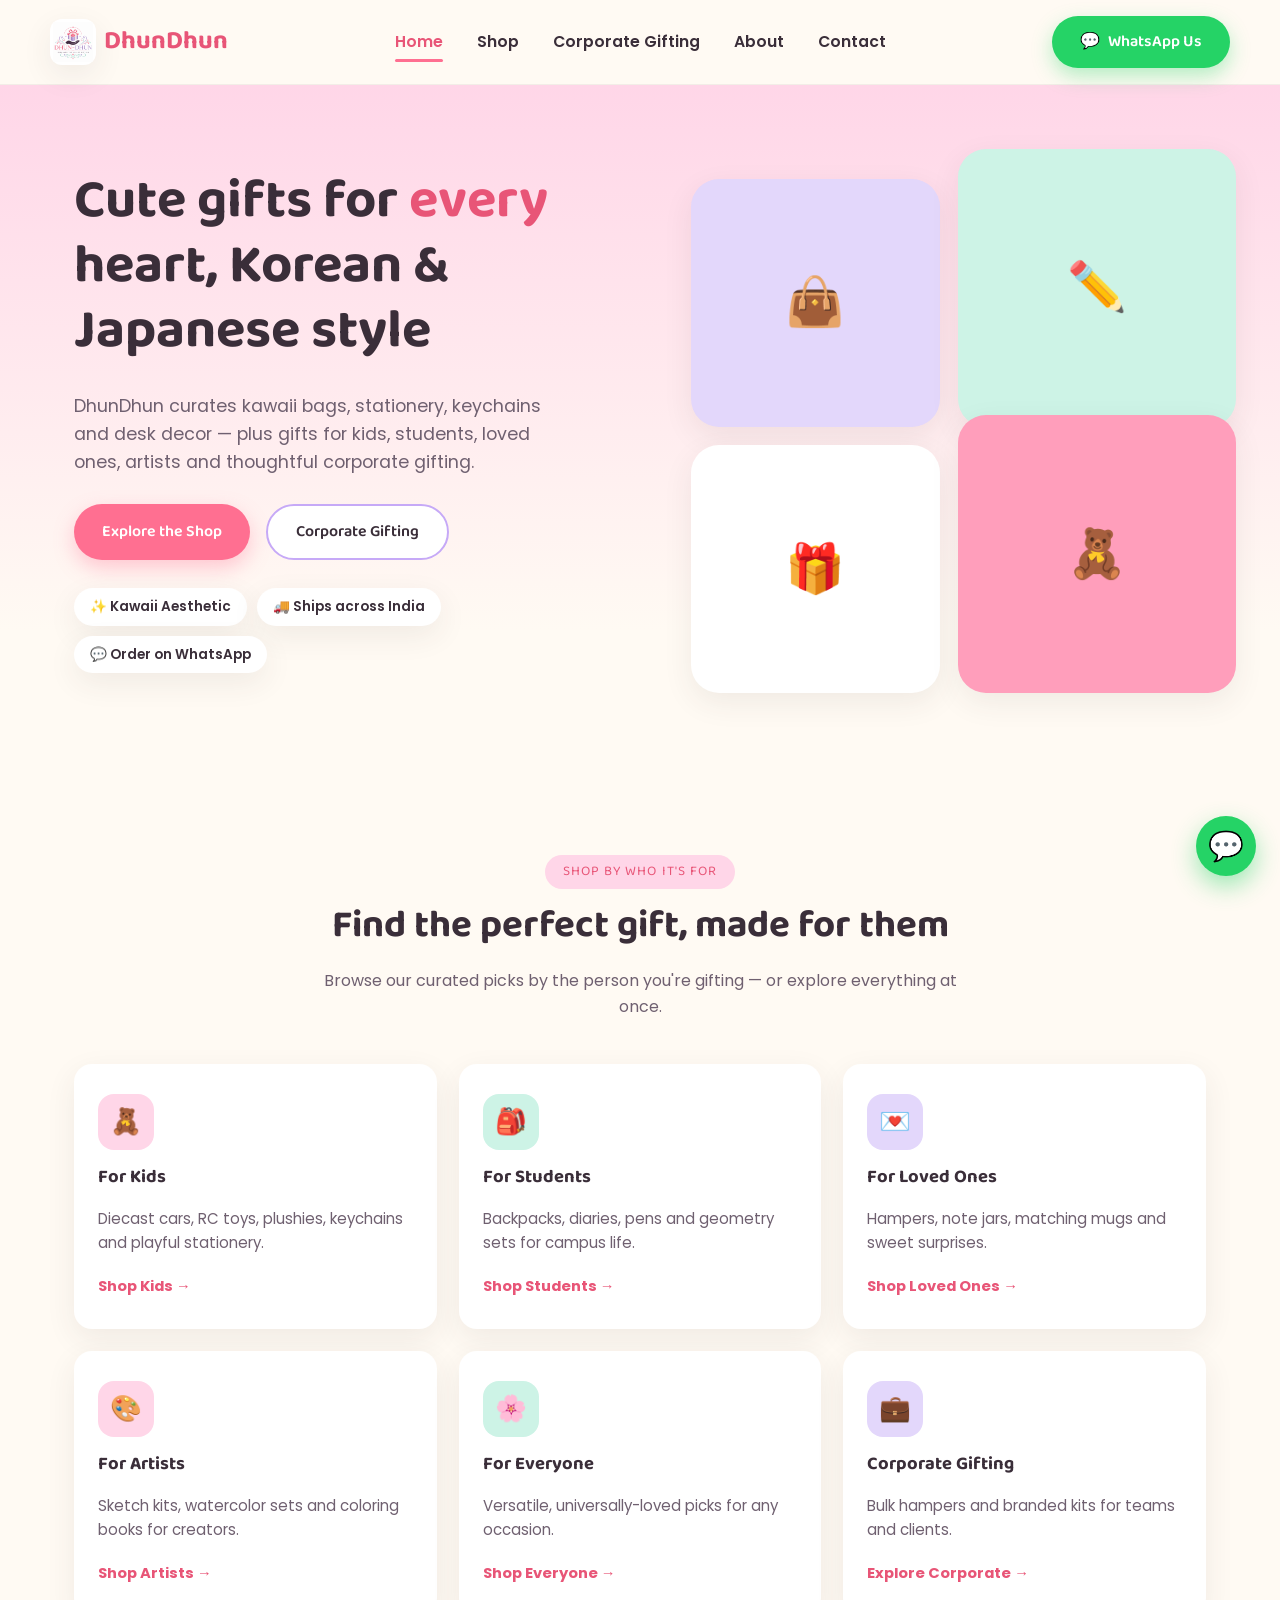
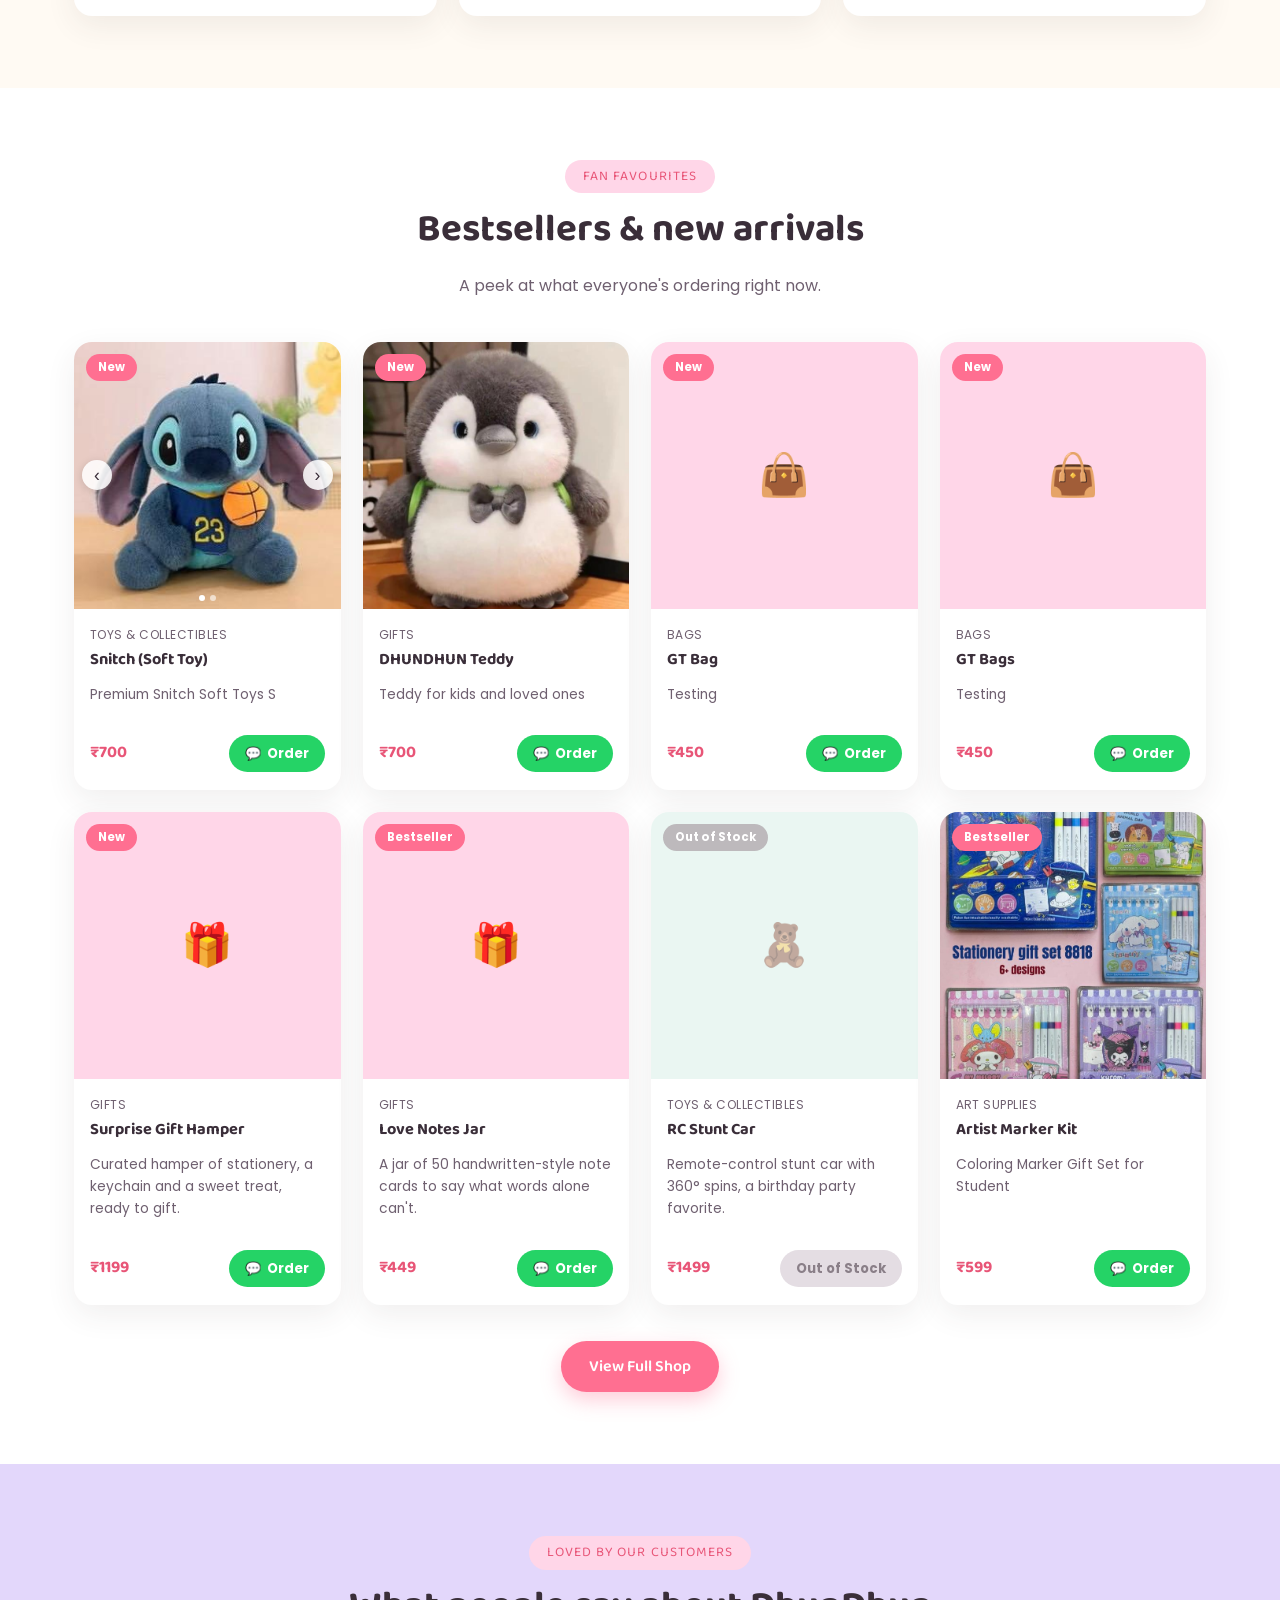
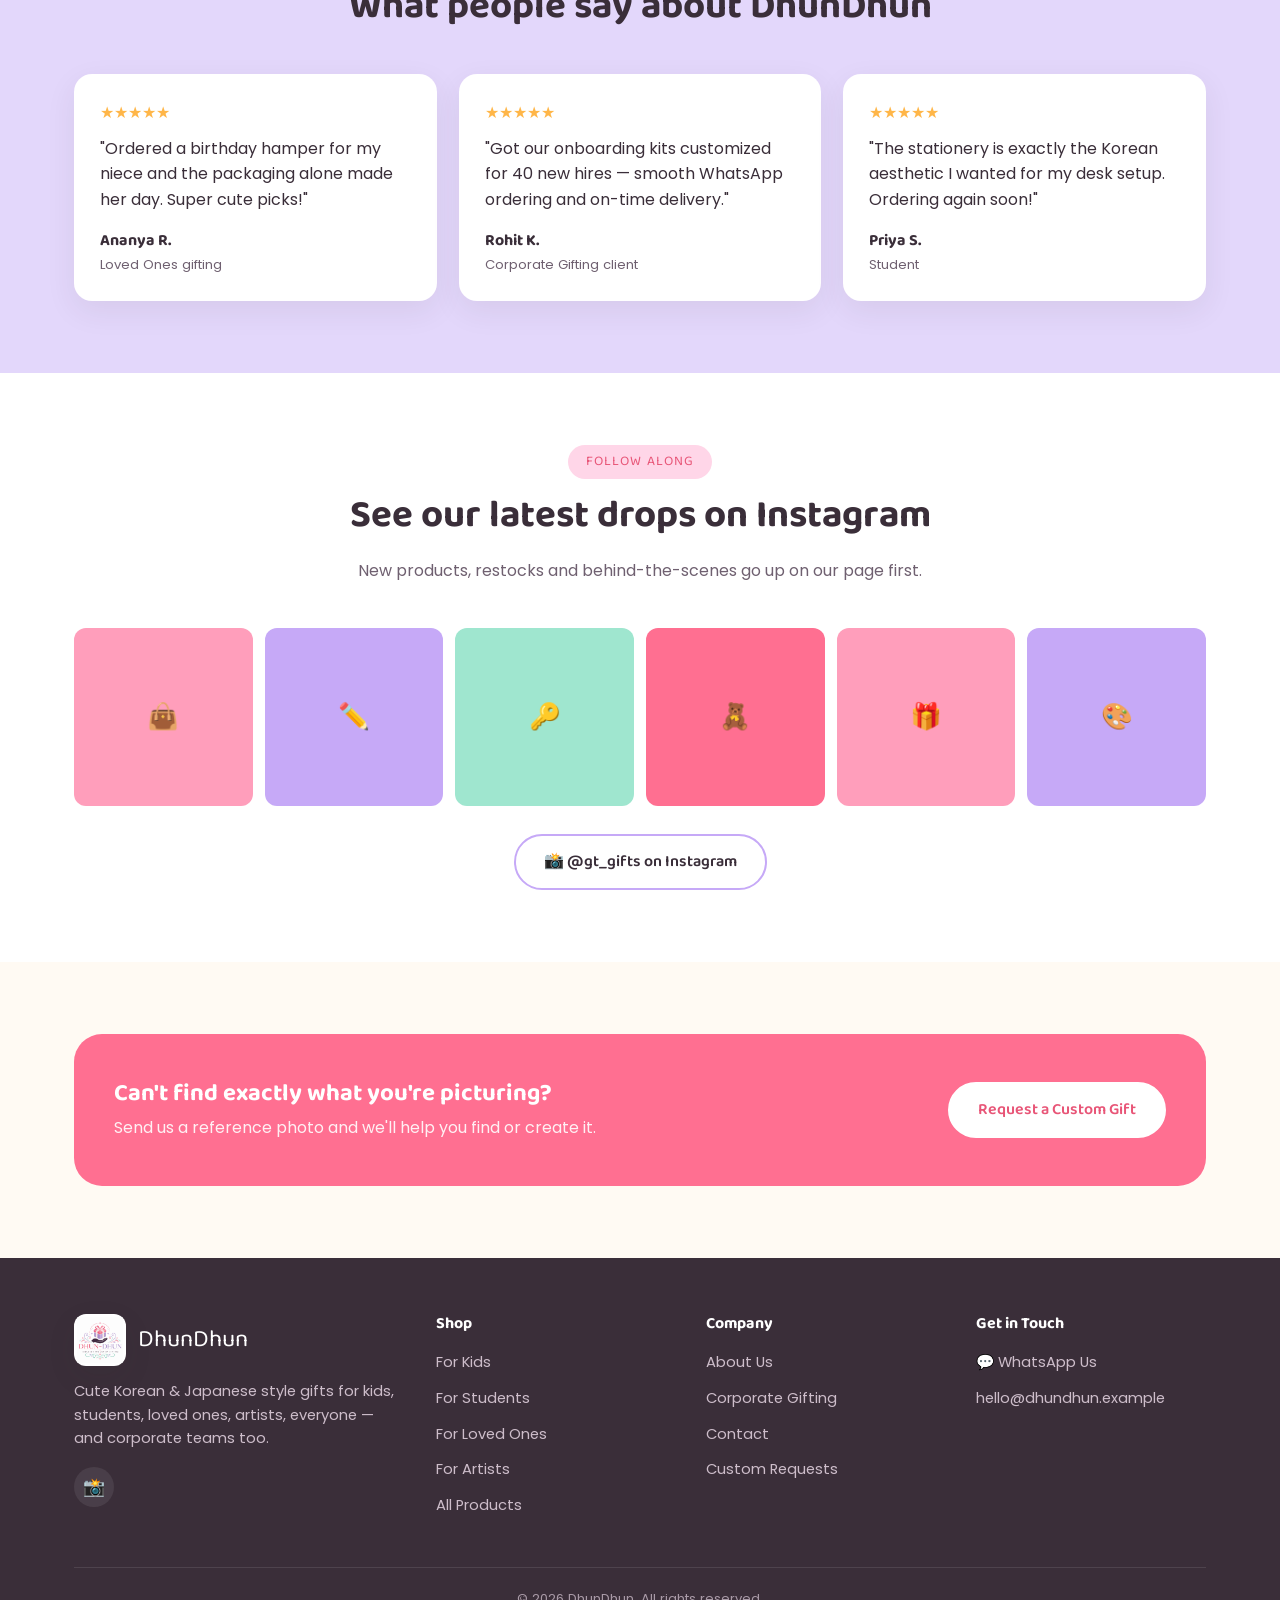
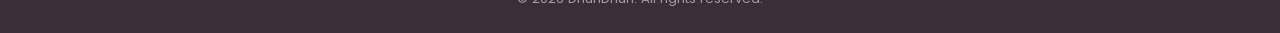
<file: index.html>
<!DOCTYPE html>
<html lang="en">
<head>
<meta charset="UTF-8">
<meta name="viewport" content="width=device-width, initial-scale=1.0">
<title>DhunDhun — Cute Korean & Japanese Style Gifts</title>
<meta name="description" content="DhunDhun sells kawaii Korean & Japanese style bags, stationery, keychains and gifts for kids, students, loved ones, artists, everyone — plus corporate gifting.">
<link rel="preconnect" href="https://fonts.googleapis.com">
<link href="https://fonts.googleapis.com/css2?family=Baloo+2:wght@600;700;800&family=Poppins:wght@400;500;600;700&display=swap" rel="stylesheet">
<link rel="stylesheet" href="css/style.css">
<link rel="icon" type="image/png" href="assets/logo/DhunDhun.png">
</head>
<body>

<header class="site-header">
  <div class="container nav">
    <a href="index.html" class="logo"><span class="logo-badge size-nav"><img src="assets/logo/DhunDhun.png" alt="DhunDhun — Discover the joy of gifting"></span> <span data-brand-name>DhunDhun</span></a>
    <nav>
      <ul class="nav-links">
        <li><a href="index.html" class="active">Home</a></li>
        <li><a href="shop.html">Shop</a></li>
        <li><a href="corporate.html">Corporate Gifting</a></li>
        <li><a href="about.html">About</a></li>
        <li><a href="contact.html">Contact</a></li>
      </ul>
    </nav>
    <div class="nav-cta">
      <a class="btn btn-whatsapp" data-wa-message="Hi DhunDhun! I'd like to know more about your gifts." target="_blank" rel="noopener">
        💬 <span class="btn-text-long">WhatsApp Us</span>
      </a>
      <button class="nav-toggle" aria-label="Toggle menu">☰</button>
    </div>
  </div>
</header>

<section class="hero">
  <div class="container hero-grid">
    <div>
      <h1>Cute gifts for <em>every</em> heart, Korean &amp; Japanese style</h1>
      <p class="lead">DhunDhun curates kawaii bags, stationery, keychains and desk decor — plus gifts for kids, students, loved ones, artists and thoughtful corporate gifting.</p>
      <div class="hero-actions">
        <a class="btn btn-primary" href="shop.html">Explore the Shop</a>
        <a class="btn btn-secondary" href="corporate.html">Corporate Gifting</a>
      </div>
      <div class="hero-tags">
        <span class="pill">✨ Kawaii Aesthetic</span>
        <span class="pill">🚚 Ships across India</span>
        <span class="pill">💬 Order on WhatsApp</span>
      </div>
    </div>
    <div class="hero-art">
      <div class="card">👜</div>
      <div class="card">✏️</div>
      <div class="card">🎁</div>
      <div class="card">🧸</div>
    </div>
  </div>
</section>

<section>
  <div class="container">
    <div class="section-heading">
      <span class="eyebrow">Shop by who it's for</span>
      <h2>Find the perfect gift, made for them</h2>
      <p>Browse our curated picks by the person you're gifting — or explore everything at once.</p>
    </div>
    <div class="audience-grid">
      <a class="audience-card" href="shop.html?audience=kids">
        <div class="icon bg-pink">🧸</div>
        <h3>For Kids</h3>
        <p>Diecast cars, RC toys, plushies, keychains and playful stationery.</p>
        <span class="link">Shop Kids →</span>
      </a>
      <a class="audience-card" href="shop.html?audience=students">
        <div class="icon bg-mint">🎒</div>
        <h3>For Students</h3>
        <p>Backpacks, diaries, pens and geometry sets for campus life.</p>
        <span class="link">Shop Students →</span>
      </a>
      <a class="audience-card" href="shop.html?audience=loved-ones">
        <div class="icon bg-lavender">💌</div>
        <h3>For Loved Ones</h3>
        <p>Hampers, note jars, matching mugs and sweet surprises.</p>
        <span class="link">Shop Loved Ones →</span>
      </a>
      <a class="audience-card" href="shop.html?audience=artists">
        <div class="icon bg-pink">🎨</div>
        <h3>For Artists</h3>
        <p>Sketch kits, watercolor sets and coloring books for creators.</p>
        <span class="link">Shop Artists →</span>
      </a>
      <a class="audience-card" href="shop.html?audience=everyone">
        <div class="icon bg-mint">🌸</div>
        <h3>For Everyone</h3>
        <p>Versatile, universally-loved picks for any occasion.</p>
        <span class="link">Shop Everyone →</span>
      </a>
      <a class="audience-card" href="corporate.html">
        <div class="icon bg-lavender">💼</div>
        <h3>Corporate Gifting</h3>
        <p>Bulk hampers and branded kits for teams and clients.</p>
        <span class="link">Explore Corporate →</span>
      </a>
    </div>
  </div>
</section>

<section class="section-tint-white">
  <div class="container">
    <div class="section-heading">
      <span class="eyebrow">Fan favourites</span>
      <h2>Bestsellers &amp; new arrivals</h2>
      <p>A peek at what everyone's ordering right now.</p>
    </div>
    <div class="product-grid" id="featured-grid"></div>
    <div style="text-align:center; margin-top:36px;">
      <a class="btn btn-primary" href="shop.html">View Full Shop</a>
    </div>
  </div>
</section>

<section class="section-tint-lavender">
  <div class="container">
    <div class="section-heading">
      <span class="eyebrow">Loved by our customers</span>
      <h2>What people say about DhunDhun</h2>
    </div>
    <div class="testimonial-grid">
      <div class="testimonial-card">
        <div class="stars">★★★★★</div>
        <p>"Ordered a birthday hamper for my niece and the packaging alone made her day. Super cute picks!"</p>
        <div class="name">Ananya R.</div>
        <div class="role">Loved Ones gifting</div>
      </div>
      <div class="testimonial-card">
        <div class="stars">★★★★★</div>
        <p>"Got our onboarding kits customized for 40 new hires — smooth WhatsApp ordering and on-time delivery."</p>
        <div class="name">Rohit K.</div>
        <div class="role">Corporate Gifting client</div>
      </div>
      <div class="testimonial-card">
        <div class="stars">★★★★★</div>
        <p>"The stationery is exactly the Korean aesthetic I wanted for my desk setup. Ordering again soon!"</p>
        <div class="name">Priya S.</div>
        <div class="role">Student</div>
      </div>
    </div>
  </div>
</section>

<section class="section-tint-white">
  <div class="container">
    <div class="section-heading">
      <span class="eyebrow">Follow along</span>
      <h2>See our latest drops on Instagram</h2>
      <p>New products, restocks and behind-the-scenes go up on our page first.</p>
    </div>
    <div class="insta-strip">
      <div class="insta-tile" style="background:var(--pink-deep);">👜</div>
      <div class="insta-tile" style="background:var(--lavender-deep);">✏️</div>
      <div class="insta-tile" style="background:var(--mint-deep);">🔑</div>
      <div class="insta-tile" style="background:var(--coral);">🧸</div>
      <div class="insta-tile" style="background:var(--pink-deep);">🎁</div>
      <div class="insta-tile" style="background:var(--lavender-deep);">🎨</div>
    </div>
    <div style="text-align:center; margin-top:28px;">
      <a class="btn btn-secondary" data-social="instagram" target="_blank" rel="noopener">📸 @gt_gifts on Instagram</a>
    </div>
  </div>
</section>

<section>
  <div class="container">
    <div class="cta-banner">
      <div>
        <h3>Can't find exactly what you're picturing?</h3>
        <p>Send us a reference photo and we'll help you find or create it.</p>
      </div>
      <a class="btn btn-secondary" href="contact.html#custom-request">Request a Custom Gift</a>
    </div>
  </div>
</section>

<footer class="site-footer">
  <div class="container">
    <div class="footer-grid">
      <div>
        <div class="footer-logo"><span class="logo-badge size-footer"><img src="assets/logo/DhunDhun.png" alt="DhunDhun — Discover the joy of gifting"></span><span data-brand-name>DhunDhun</span></div>
        <p>Cute Korean &amp; Japanese style gifts for kids, students, loved ones, artists, everyone — and corporate teams too.</p>
        <div class="footer-socials">
          <a href="#" data-social="instagram" aria-label="Instagram">📸</a>
          <a href="#" data-social="facebook" aria-label="Facebook">📘</a>
          <a href="#" data-social="pinterest" aria-label="Pinterest">📌</a>
          <a href="#" data-social="youtube" aria-label="YouTube">▶️</a>
        </div>
      </div>
      <div>
        <h4>Shop</h4>
        <ul>
          <li><a href="shop.html?audience=kids">For Kids</a></li>
          <li><a href="shop.html?audience=students">For Students</a></li>
          <li><a href="shop.html?audience=loved-ones">For Loved Ones</a></li>
          <li><a href="shop.html?audience=artists">For Artists</a></li>
          <li><a href="shop.html">All Products</a></li>
        </ul>
      </div>
      <div>
        <h4>Company</h4>
        <ul>
          <li><a href="about.html">About Us</a></li>
          <li><a href="corporate.html">Corporate Gifting</a></li>
          <li><a href="contact.html">Contact</a></li>
          <li><a href="contact.html#custom-request">Custom Requests</a></li>
        </ul>
      </div>
      <div>
        <h4>Get in Touch</h4>
        <ul>
          <li><a data-wa-message="Hi DhunDhun! I have a question about your products." target="_blank" rel="noopener">💬 WhatsApp Us</a></li>
          <li><a data-mailto-subject="Enquiry from DhunDhun website"><span data-email-text>hello@dhundhun.example</span></a></li>
        </ul>
      </div>
    </div>
    <div class="footer-bottom">
      © <span id="year"></span> DhunDhun. All rights reserved.
    </div>
  </div>
</footer>

<a href="#" id="wa-float-btn" class="wa-float" target="_blank" rel="noopener" aria-label="Chat on WhatsApp">💬</a>

<script src="js/config.js"></script>
<script src="js/products-data.js"></script>
<script src="js/shop.js"></script>
<script src="js/main.js"></script>
</body>
</html>
</file>
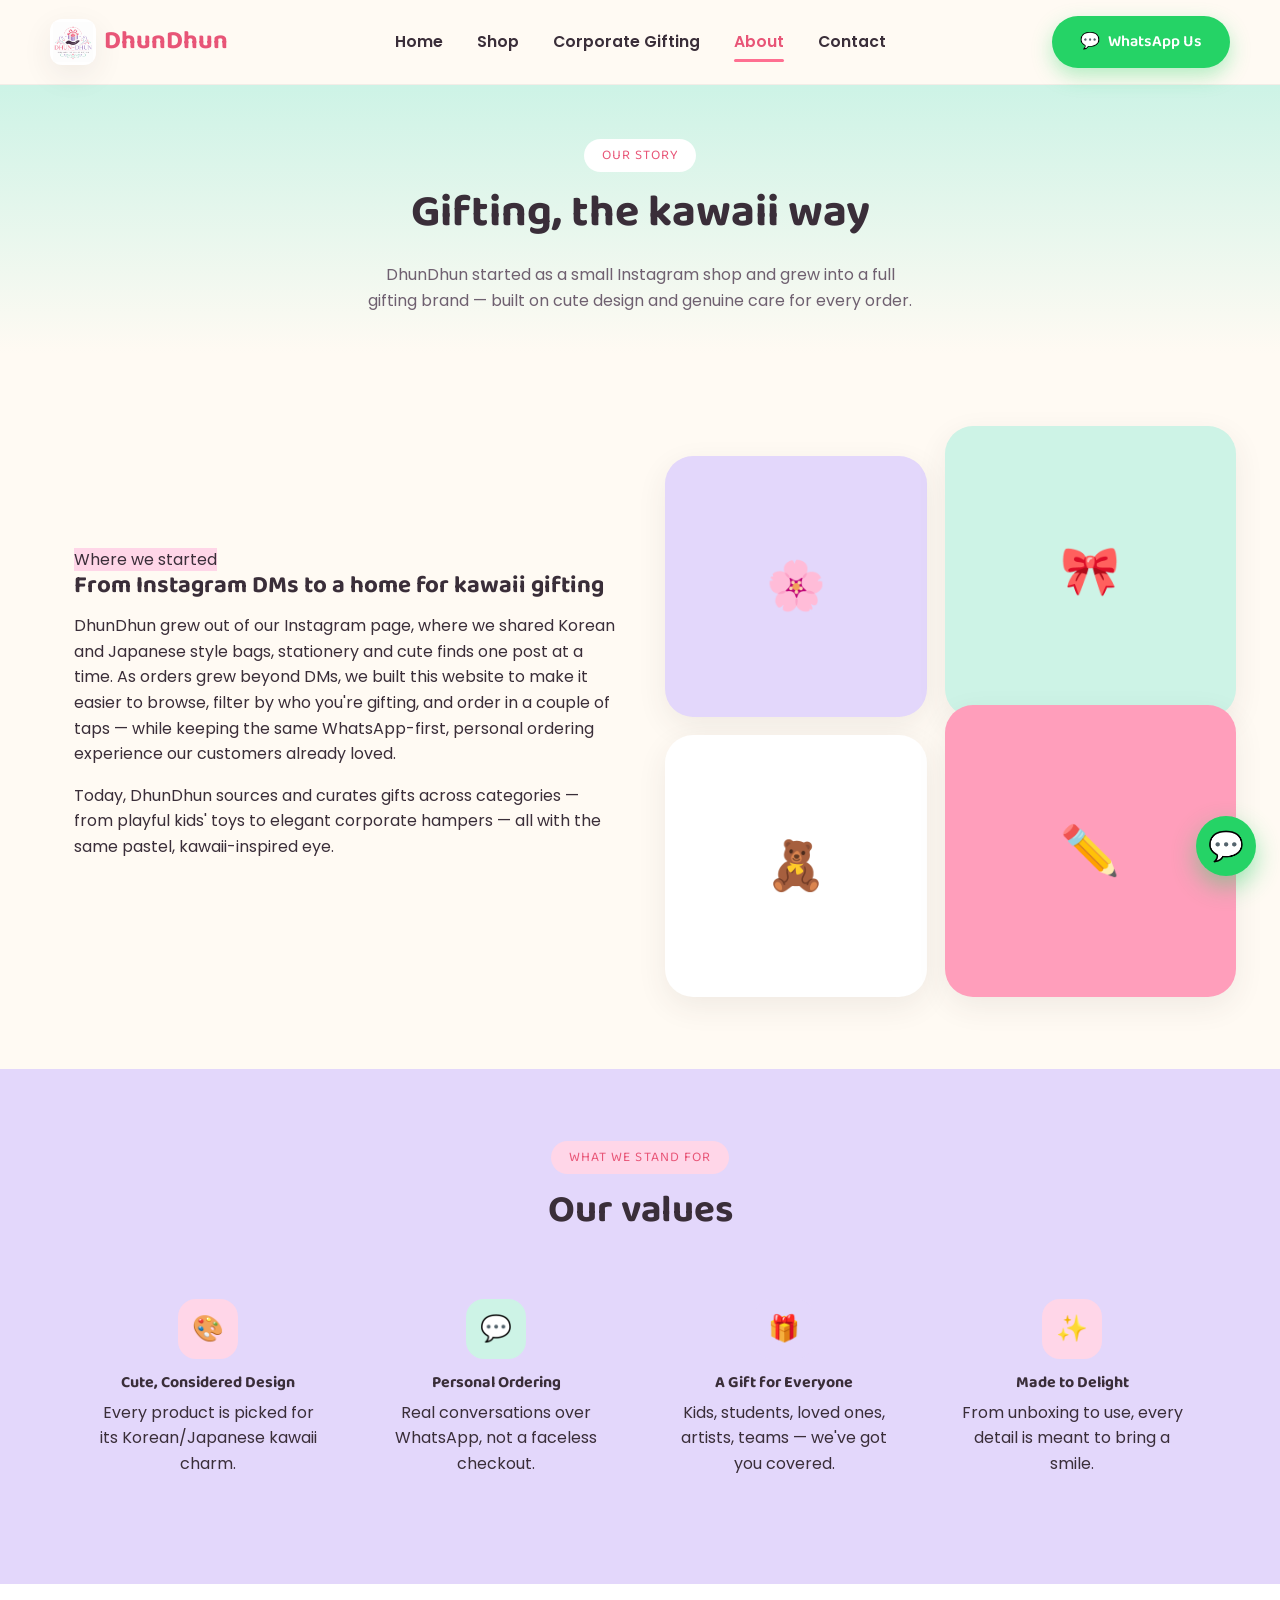
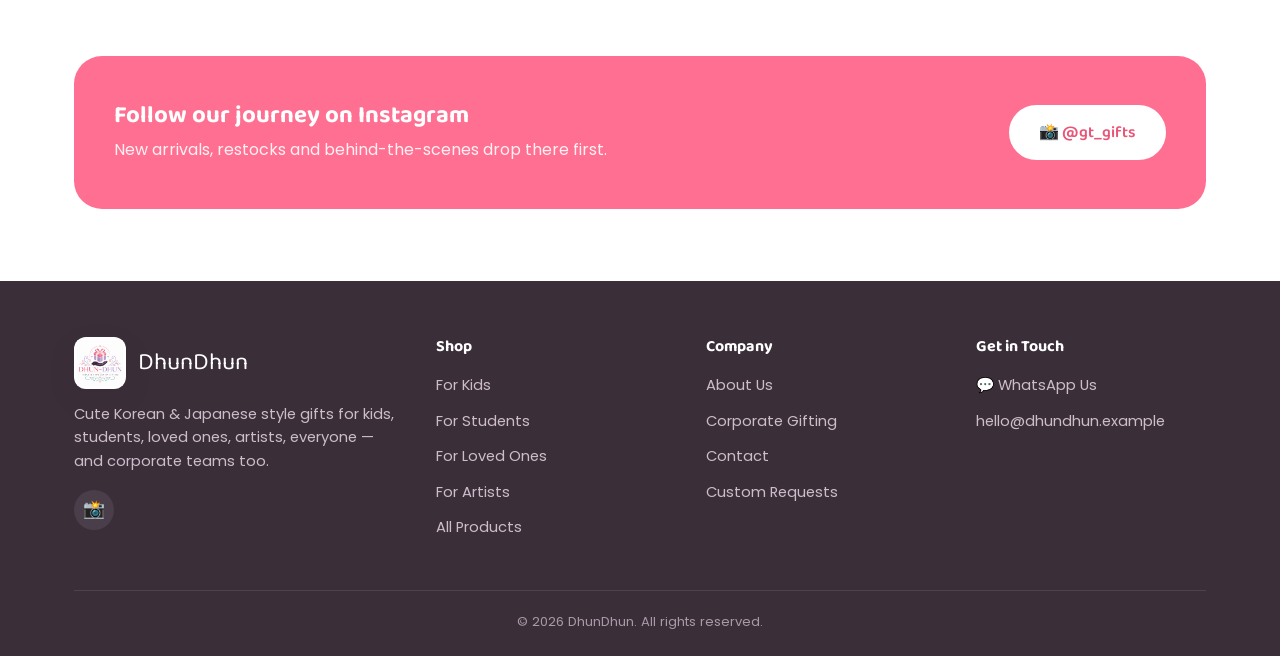
<file: about.html>
<!DOCTYPE html>
<html lang="en">
<head>
<meta charset="UTF-8">
<meta name="viewport" content="width=device-width, initial-scale=1.0">
<title>About Us — DhunDhun</title>
<meta name="description" content="DhunDhun is a Korean & Japanese style kawaii gifting brand for kids, students, loved ones, artists, everyone, and corporate teams.">
<link rel="preconnect" href="https://fonts.googleapis.com">
<link href="https://fonts.googleapis.com/css2?family=Baloo+2:wght@600;700;800&family=Poppins:wght@400;500;600;700&display=swap" rel="stylesheet">
<link rel="stylesheet" href="css/style.css">
<link rel="icon" type="image/png" href="assets/logo/DhunDhun.png">
</head>
<body>

<header class="site-header">
  <div class="container nav">
    <a href="index.html" class="logo"><span class="logo-badge size-nav"><img src="assets/logo/DhunDhun.png" alt="DhunDhun — Discover the joy of gifting"></span> <span data-brand-name>DhunDhun</span></a>
    <nav>
      <ul class="nav-links">
        <li><a href="index.html">Home</a></li>
        <li><a href="shop.html">Shop</a></li>
        <li><a href="corporate.html">Corporate Gifting</a></li>
        <li><a href="about.html" class="active">About</a></li>
        <li><a href="contact.html">Contact</a></li>
      </ul>
    </nav>
    <div class="nav-cta">
      <a class="btn btn-whatsapp" data-wa-message="Hi DhunDhun! I'd like to know more about your gifts." target="_blank" rel="noopener">
        💬 <span class="btn-text-long">WhatsApp Us</span>
      </a>
      <button class="nav-toggle" aria-label="Toggle menu">☰</button>
    </div>
  </div>
</header>

<section class="page-hero">
  <div class="container">
    <span class="eyebrow">Our Story</span>
    <h1>Gifting, the kawaii way</h1>
    <p>DhunDhun started as a small Instagram shop and grew into a full gifting brand — built on cute design and genuine care for every order.</p>
  </div>
</section>

<section>
  <div class="container about-story">
    <div>
      <span class="eyebrow" style="background:var(--pink);">Where we started</span>
      <h2>From Instagram DMs to a home for kawaii gifting</h2>
      <p>DhunDhun grew out of our Instagram page, where we shared Korean and Japanese style bags, stationery and cute finds one post at a time. As orders grew beyond DMs, we built this website to make it easier to browse, filter by who you're gifting, and order in a couple of taps — while keeping the same WhatsApp-first, personal ordering experience our customers already loved.</p>
      <p>Today, DhunDhun sources and curates gifts across categories — from playful kids' toys to elegant corporate hampers — all with the same pastel, kawaii-inspired eye.</p>
    </div>
    <div class="hero-art">
      <div class="card">🌸</div>
      <div class="card">🎀</div>
      <div class="card">🧸</div>
      <div class="card">✏️</div>
    </div>
  </div>
</section>

<section class="section-tint-lavender">
  <div class="container">
    <div class="section-heading">
      <span class="eyebrow">What we stand for</span>
      <h2>Our values</h2>
    </div>
    <div class="value-grid">
      <div class="value-card">
        <div class="icon bg-pink">🎨</div>
        <h4>Cute, Considered Design</h4>
        <p>Every product is picked for its Korean/Japanese kawaii charm.</p>
      </div>
      <div class="value-card">
        <div class="icon bg-mint">💬</div>
        <h4>Personal Ordering</h4>
        <p>Real conversations over WhatsApp, not a faceless checkout.</p>
      </div>
      <div class="value-card">
        <div class="icon bg-lavender">🎁</div>
        <h4>A Gift for Everyone</h4>
        <p>Kids, students, loved ones, artists, teams — we've got you covered.</p>
      </div>
      <div class="value-card">
        <div class="icon bg-pink">✨</div>
        <h4>Made to Delight</h4>
        <p>From unboxing to use, every detail is meant to bring a smile.</p>
      </div>
    </div>
  </div>
</section>

<section class="section-tint-white">
  <div class="container">
    <div class="cta-banner">
      <div>
        <h3>Follow our journey on Instagram</h3>
        <p>New arrivals, restocks and behind-the-scenes drop there first.</p>
      </div>
      <a class="btn btn-secondary" data-social="instagram" target="_blank" rel="noopener">📸 @gt_gifts</a>
    </div>
  </div>
</section>

<footer class="site-footer">
  <div class="container">
    <div class="footer-grid">
      <div>
        <div class="footer-logo"><span class="logo-badge size-footer"><img src="assets/logo/DhunDhun.png" alt="DhunDhun — Discover the joy of gifting"></span><span data-brand-name>DhunDhun</span></div>
        <p>Cute Korean &amp; Japanese style gifts for kids, students, loved ones, artists, everyone — and corporate teams too.</p>
        <div class="footer-socials">
          <a href="#" data-social="instagram" aria-label="Instagram">📸</a>
          <a href="#" data-social="facebook" aria-label="Facebook">📘</a>
          <a href="#" data-social="pinterest" aria-label="Pinterest">📌</a>
          <a href="#" data-social="youtube" aria-label="YouTube">▶️</a>
        </div>
      </div>
      <div>
        <h4>Shop</h4>
        <ul>
          <li><a href="shop.html?audience=kids">For Kids</a></li>
          <li><a href="shop.html?audience=students">For Students</a></li>
          <li><a href="shop.html?audience=loved-ones">For Loved Ones</a></li>
          <li><a href="shop.html?audience=artists">For Artists</a></li>
          <li><a href="shop.html">All Products</a></li>
        </ul>
      </div>
      <div>
        <h4>Company</h4>
        <ul>
          <li><a href="about.html">About Us</a></li>
          <li><a href="corporate.html">Corporate Gifting</a></li>
          <li><a href="contact.html">Contact</a></li>
          <li><a href="contact.html#custom-request">Custom Requests</a></li>
        </ul>
      </div>
      <div>
        <h4>Get in Touch</h4>
        <ul>
          <li><a data-wa-message="Hi DhunDhun! I have a question about your products." target="_blank" rel="noopener">💬 WhatsApp Us</a></li>
          <li><a data-mailto-subject="Enquiry from DhunDhun website"><span data-email-text>hello@dhundhun.example</span></a></li>
        </ul>
      </div>
    </div>
    <div class="footer-bottom">
      © <span id="year"></span> DhunDhun. All rights reserved.
    </div>
  </div>
</footer>

<a href="#" id="wa-float-btn" class="wa-float" target="_blank" rel="noopener" aria-label="Chat on WhatsApp">💬</a>

<script src="js/config.js"></script>
<script src="js/products-data.js"></script>
<script src="js/shop.js"></script>
<script src="js/main.js"></script>
</body>
</html>
</file>
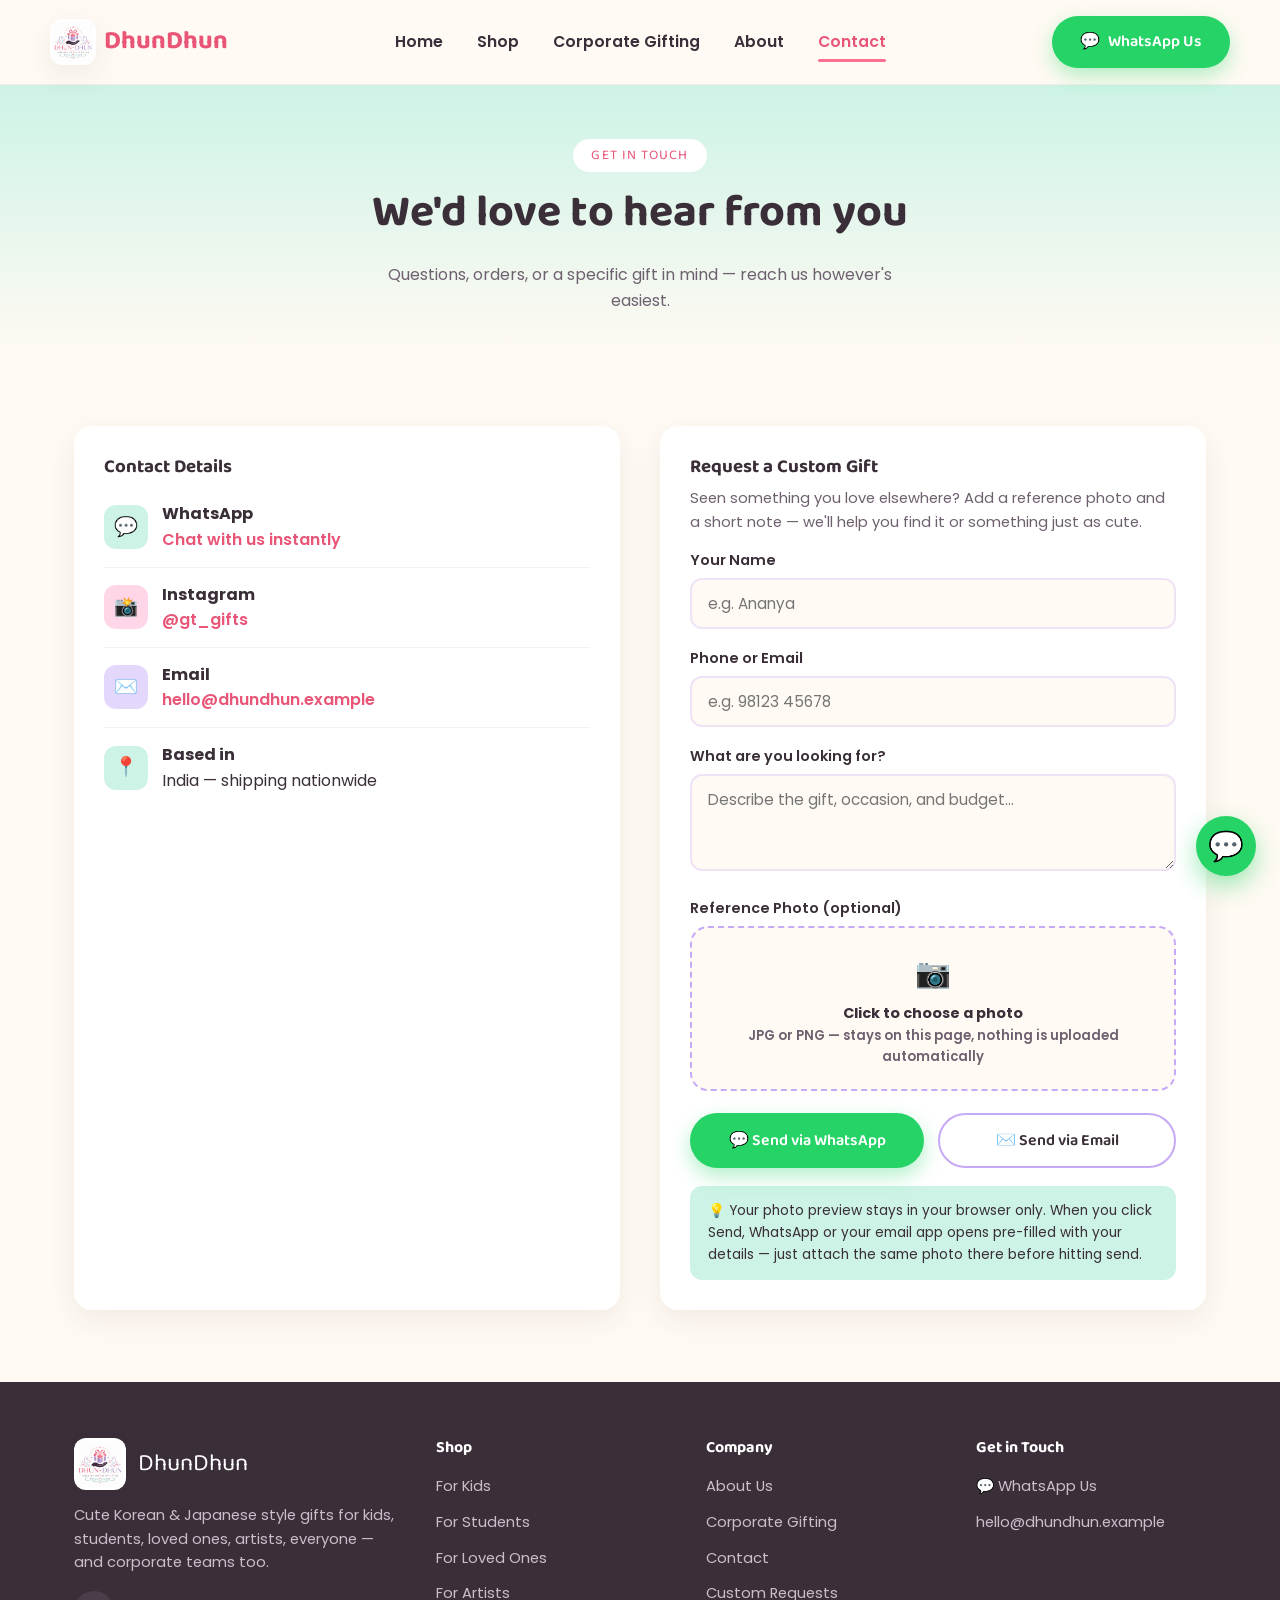
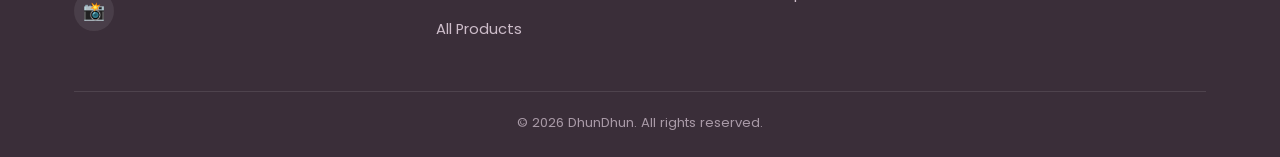
<file: contact.html>
<!DOCTYPE html>
<html lang="en">
<head>
<meta charset="UTF-8">
<meta name="viewport" content="width=device-width, initial-scale=1.0">
<title>Contact Us — DhunDhun</title>
<meta name="description" content="Contact DhunDhun on WhatsApp, Instagram or email — or request a custom gift by sharing a reference photo.">
<link rel="preconnect" href="https://fonts.googleapis.com">
<link href="https://fonts.googleapis.com/css2?family=Baloo+2:wght@600;700;800&family=Poppins:wght@400;500;600;700&display=swap" rel="stylesheet">
<link rel="stylesheet" href="css/style.css">
<link rel="icon" type="image/png" href="assets/logo/DhunDhun.png">
</head>
<body>

<header class="site-header">
  <div class="container nav">
    <a href="index.html" class="logo"><span class="logo-badge size-nav"><img src="assets/logo/DhunDhun.png" alt="DhunDhun — Discover the joy of gifting"></span> <span data-brand-name>DhunDhun</span></a>
    <nav>
      <ul class="nav-links">
        <li><a href="index.html">Home</a></li>
        <li><a href="shop.html">Shop</a></li>
        <li><a href="corporate.html">Corporate Gifting</a></li>
        <li><a href="about.html">About</a></li>
        <li><a href="contact.html" class="active">Contact</a></li>
      </ul>
    </nav>
    <div class="nav-cta">
      <a class="btn btn-whatsapp" data-wa-message="Hi DhunDhun! I'd like to know more about your gifts." target="_blank" rel="noopener">
        💬 <span class="btn-text-long">WhatsApp Us</span>
      </a>
      <button class="nav-toggle" aria-label="Toggle menu">☰</button>
    </div>
  </div>
</header>

<section class="page-hero">
  <div class="container">
    <span class="eyebrow">Get in Touch</span>
    <h1>We'd love to hear from you</h1>
    <p>Questions, orders, or a specific gift in mind — reach us however's easiest.</p>
  </div>
</section>

<section>
  <div class="container contact-grid">
    <div class="contact-card">
      <h3>Contact Details</h3>
      <div class="contact-method">
        <div class="icon bg-mint">💬</div>
        <div>
          <strong>WhatsApp</strong><br>
          <a data-wa-message="Hi DhunDhun! I'd like to know more about your gifts." target="_blank" rel="noopener" style="color:var(--coral-deep); font-weight:600;">Chat with us instantly</a>
        </div>
      </div>
      <div class="contact-method">
        <div class="icon bg-pink">📸</div>
        <div>
          <strong>Instagram</strong><br>
          <a data-social="instagram" target="_blank" rel="noopener" style="color:var(--coral-deep); font-weight:600;">@gt_gifts</a>
        </div>
      </div>
      <div class="contact-method">
        <div class="icon bg-lavender">✉️</div>
        <div>
          <strong>Email</strong><br>
          <a data-mailto-subject="Enquiry from DhunDhun website" style="color:var(--coral-deep); font-weight:600;"><span data-email-text>hello@dhundhun.example</span></a>
        </div>
      </div>
      <div class="contact-method">
        <div class="icon bg-mint">📍</div>
        <div>
          <strong>Based in</strong><br>
          India — shipping nationwide
        </div>
      </div>
    </div>

    <div class="contact-card" id="custom-request">
      <h3>Request a Custom Gift</h3>
      <p style="color:var(--ink-soft); font-size:0.92rem;">Seen something you love elsewhere? Add a reference photo and a short note — we'll help you find it or something just as cute.</p>

      <div class="form-group">
        <label for="cr-name">Your Name</label>
        <input type="text" id="cr-name" placeholder="e.g. Ananya">
      </div>
      <div class="form-group">
        <label for="cr-contact">Phone or Email</label>
        <input type="text" id="cr-contact" placeholder="e.g. 98123 45678">
      </div>
      <div class="form-group">
        <label for="cr-description">What are you looking for?</label>
        <textarea id="cr-description" rows="3" placeholder="Describe the gift, occasion, and budget..."></textarea>
      </div>

      <div class="form-group">
        <label>Reference Photo (optional)</label>
        <label class="upload-box" id="cr-upload-box" for="cr-image">
          <div class="upload-icon">📷</div>
          <div><strong>Click to choose a photo</strong></div>
          <div class="upload-hint">JPG or PNG — stays on this page, nothing is uploaded automatically</div>
          <input type="file" id="cr-image" accept="image/*">
        </label>
        <div id="image-preview-wrap">
          <img id="image-preview" alt="Reference preview">
          <div class="preview-filename" id="preview-filename"></div>
        </div>
      </div>

      <div class="request-actions">
        <button class="btn btn-whatsapp btn-block" id="cr-send-whatsapp">💬 Send via WhatsApp</button>
        <button class="btn btn-secondary btn-block" id="cr-send-email">✉️ Send via Email</button>
      </div>

      <div class="request-note">
        💡 Your photo preview stays in your browser only. When you click Send, WhatsApp or your email app opens pre-filled with your details — just attach the same photo there before hitting send.
      </div>
    </div>
  </div>
</section>

<footer class="site-footer">
  <div class="container">
    <div class="footer-grid">
      <div>
        <div class="footer-logo"><span class="logo-badge size-footer"><img src="assets/logo/DhunDhun.png" alt="DhunDhun — Discover the joy of gifting"></span><span data-brand-name>DhunDhun</span></div>
        <p>Cute Korean &amp; Japanese style gifts for kids, students, loved ones, artists, everyone — and corporate teams too.</p>
        <div class="footer-socials">
          <a href="#" data-social="instagram" aria-label="Instagram">📸</a>
          <a href="#" data-social="facebook" aria-label="Facebook">📘</a>
          <a href="#" data-social="pinterest" aria-label="Pinterest">📌</a>
          <a href="#" data-social="youtube" aria-label="YouTube">▶️</a>
        </div>
      </div>
      <div>
        <h4>Shop</h4>
        <ul>
          <li><a href="shop.html?audience=kids">For Kids</a></li>
          <li><a href="shop.html?audience=students">For Students</a></li>
          <li><a href="shop.html?audience=loved-ones">For Loved Ones</a></li>
          <li><a href="shop.html?audience=artists">For Artists</a></li>
          <li><a href="shop.html">All Products</a></li>
        </ul>
      </div>
      <div>
        <h4>Company</h4>
        <ul>
          <li><a href="about.html">About Us</a></li>
          <li><a href="corporate.html">Corporate Gifting</a></li>
          <li><a href="contact.html">Contact</a></li>
          <li><a href="contact.html#custom-request">Custom Requests</a></li>
        </ul>
      </div>
      <div>
        <h4>Get in Touch</h4>
        <ul>
          <li><a data-wa-message="Hi DhunDhun! I have a question about your products." target="_blank" rel="noopener">💬 WhatsApp Us</a></li>
          <li><a data-mailto-subject="Enquiry from DhunDhun website"><span data-email-text>hello@dhundhun.example</span></a></li>
        </ul>
      </div>
    </div>
    <div class="footer-bottom">
      © <span id="year"></span> DhunDhun. All rights reserved.
    </div>
  </div>
</footer>

<a href="#" id="wa-float-btn" class="wa-float" target="_blank" rel="noopener" aria-label="Chat on WhatsApp">💬</a>

<script src="js/config.js"></script>
<script src="js/products-data.js"></script>
<script src="js/shop.js"></script>
<script src="js/main.js"></script>
<script src="js/custom-request.js"></script>
</body>
</html>
</file>
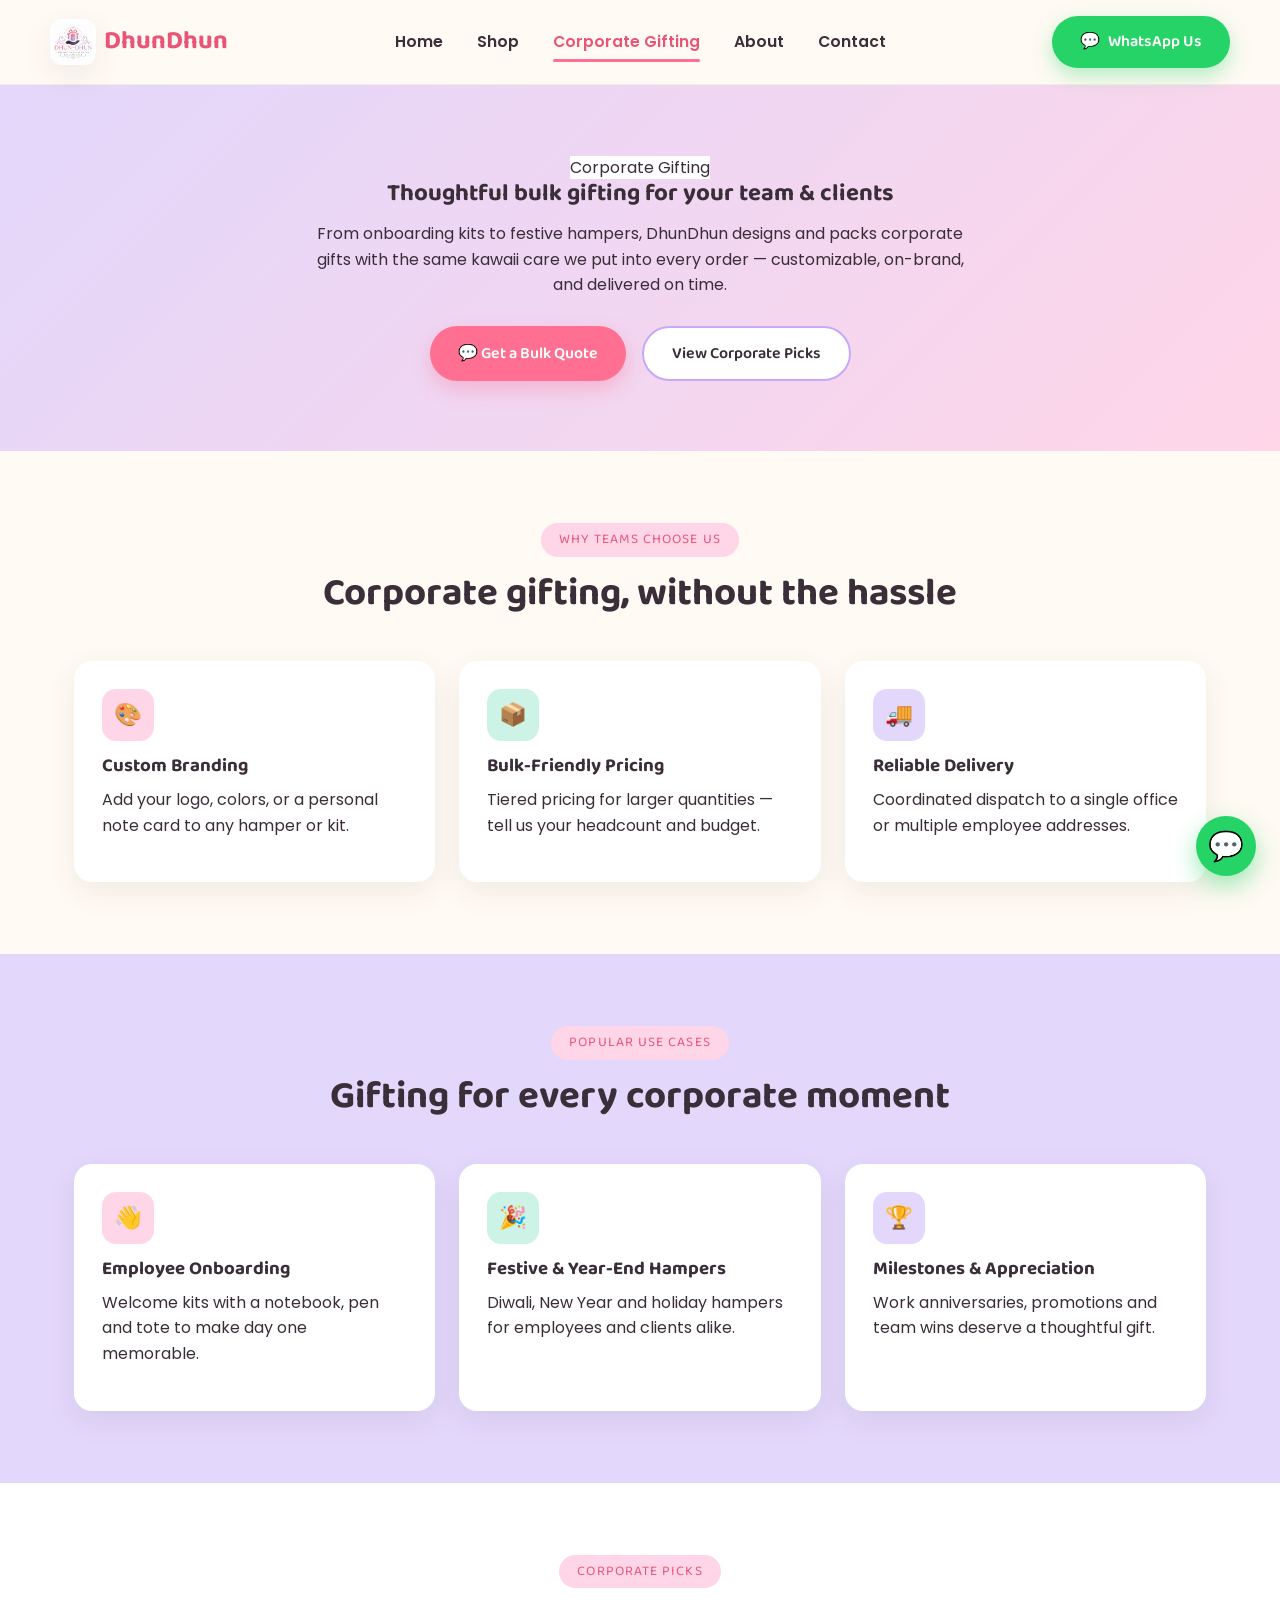
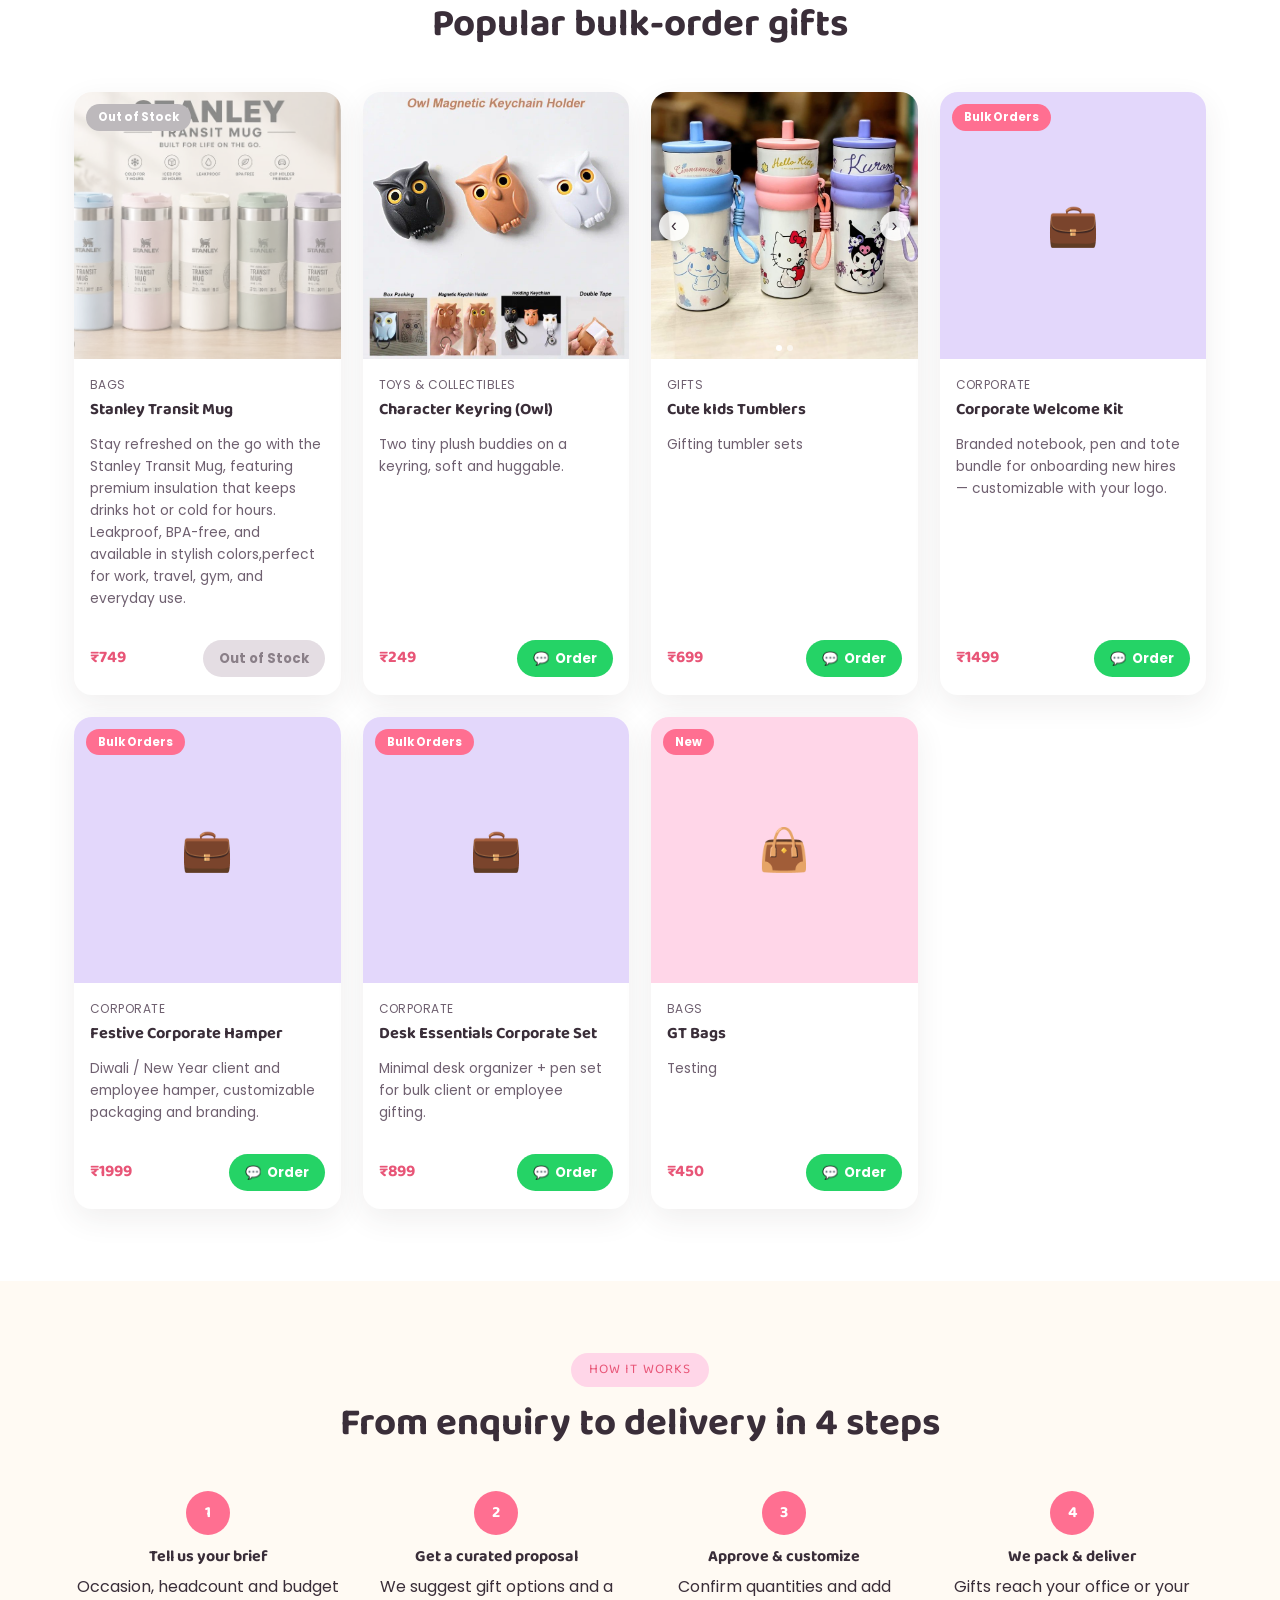
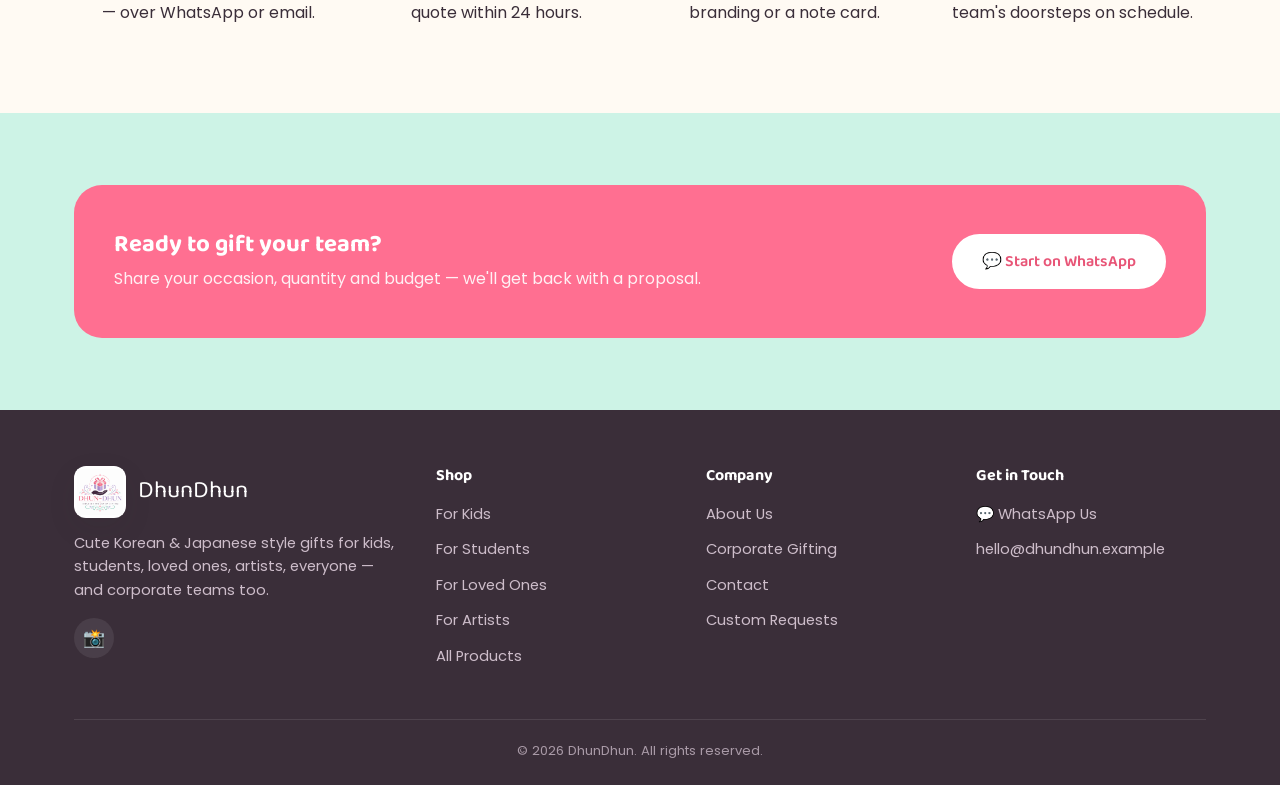
<file: corporate.html>
<!DOCTYPE html>
<html lang="en">
<head>
<meta charset="UTF-8">
<meta name="viewport" content="width=device-width, initial-scale=1.0">
<title>Corporate Gifting — DhunDhun</title>
<meta name="description" content="Bulk corporate gifting from DhunDhun — branded welcome kits, festive hampers and desk essentials for employees and clients.">
<link rel="preconnect" href="https://fonts.googleapis.com">
<link href="https://fonts.googleapis.com/css2?family=Baloo+2:wght@600;700;800&family=Poppins:wght@400;500;600;700&display=swap" rel="stylesheet">
<link rel="stylesheet" href="css/style.css">
<link rel="icon" type="image/png" href="assets/logo/DhunDhun.png">
</head>
<body>

<header class="site-header">
  <div class="container nav">
    <a href="index.html" class="logo"><span class="logo-badge size-nav"><img src="assets/logo/DhunDhun.png" alt="DhunDhun — Discover the joy of gifting"></span> <span data-brand-name>DhunDhun</span></a>
    <nav>
      <ul class="nav-links">
        <li><a href="index.html">Home</a></li>
        <li><a href="shop.html">Shop</a></li>
        <li><a href="corporate.html" class="active">Corporate Gifting</a></li>
        <li><a href="about.html">About</a></li>
        <li><a href="contact.html">Contact</a></li>
      </ul>
    </nav>
    <div class="nav-cta">
      <a class="btn btn-whatsapp" data-wa-message="Hi DhunDhun! I'd like to know more about your gifts." target="_blank" rel="noopener">
        💬 <span class="btn-text-long">WhatsApp Us</span>
      </a>
      <button class="nav-toggle" aria-label="Toggle menu">☰</button>
    </div>
  </div>
</header>

<section class="corp-hero">
  <div class="container corp-hero-inner">
    <span class="eyebrow" style="background:var(--white);">Corporate Gifting</span>
    <h1>Thoughtful bulk gifting for your team &amp; clients</h1>
    <p class="lead">From onboarding kits to festive hampers, DhunDhun designs and packs corporate gifts with the same kawaii care we put into every order — customizable, on-brand, and delivered on time.</p>
    <div class="hero-actions" style="justify-content:center;">
      <a class="btn btn-primary" data-wa-message="Hi DhunDhun! I'd like a quote for corporate gifting. Occasion: ___ | Quantity: ___ | Budget per unit: ___" target="_blank" rel="noopener">💬 Get a Bulk Quote</a>
      <a class="btn btn-secondary" href="shop.html?audience=corporate">View Corporate Picks</a>
    </div>
  </div>
</section>

<section>
  <div class="container">
    <div class="section-heading">
      <span class="eyebrow">Why teams choose us</span>
      <h2>Corporate gifting, without the hassle</h2>
    </div>
    <div class="corp-features">
      <div class="corp-feature-card">
        <div class="icon bg-pink">🎨</div>
        <h3>Custom Branding</h3>
        <p>Add your logo, colors, or a personal note card to any hamper or kit.</p>
      </div>
      <div class="corp-feature-card">
        <div class="icon bg-mint">📦</div>
        <h3>Bulk-Friendly Pricing</h3>
        <p>Tiered pricing for larger quantities — tell us your headcount and budget.</p>
      </div>
      <div class="corp-feature-card">
        <div class="icon bg-lavender">🚚</div>
        <h3>Reliable Delivery</h3>
        <p>Coordinated dispatch to a single office or multiple employee addresses.</p>
      </div>
    </div>
  </div>
</section>

<section class="section-tint-lavender">
  <div class="container">
    <div class="section-heading">
      <span class="eyebrow">Popular use cases</span>
      <h2>Gifting for every corporate moment</h2>
    </div>
    <div class="corp-features">
      <div class="corp-feature-card">
        <div class="icon bg-pink">👋</div>
        <h3>Employee Onboarding</h3>
        <p>Welcome kits with a notebook, pen and tote to make day one memorable.</p>
      </div>
      <div class="corp-feature-card">
        <div class="icon bg-mint">🎉</div>
        <h3>Festive &amp; Year-End Hampers</h3>
        <p>Diwali, New Year and holiday hampers for employees and clients alike.</p>
      </div>
      <div class="corp-feature-card">
        <div class="icon bg-lavender">🏆</div>
        <h3>Milestones &amp; Appreciation</h3>
        <p>Work anniversaries, promotions and team wins deserve a thoughtful gift.</p>
      </div>
    </div>
  </div>
</section>

<section class="section-tint-white">
  <div class="container">
    <div class="section-heading">
      <span class="eyebrow">Corporate picks</span>
      <h2>Popular bulk-order gifts</h2>
    </div>
    <div class="product-grid" id="corp-grid"></div>
  </div>
</section>

<section>
  <div class="container">
    <div class="section-heading">
      <span class="eyebrow">How it works</span>
      <h2>From enquiry to delivery in 4 steps</h2>
    </div>
    <div class="steps-list">
      <div class="step-item">
        <div class="step-num">1</div>
        <h4>Tell us your brief</h4>
        <p>Occasion, headcount and budget — over WhatsApp or email.</p>
      </div>
      <div class="step-item">
        <div class="step-num">2</div>
        <h4>Get a curated proposal</h4>
        <p>We suggest gift options and a quote within 24 hours.</p>
      </div>
      <div class="step-item">
        <div class="step-num">3</div>
        <h4>Approve &amp; customize</h4>
        <p>Confirm quantities and add branding or a note card.</p>
      </div>
      <div class="step-item">
        <div class="step-num">4</div>
        <h4>We pack &amp; deliver</h4>
        <p>Gifts reach your office or your team's doorsteps on schedule.</p>
      </div>
    </div>
  </div>
</section>

<section class="section-tint-mint">
  <div class="container">
    <div class="cta-banner" style="background:var(--coral);">
      <div>
        <h3>Ready to gift your team?</h3>
        <p>Share your occasion, quantity and budget — we'll get back with a proposal.</p>
      </div>
      <a class="btn btn-secondary" data-wa-message="Hi DhunDhun! I'd like a quote for corporate gifting. Occasion: ___ | Quantity: ___ | Budget per unit: ___" target="_blank" rel="noopener">💬 Start on WhatsApp</a>
    </div>
  </div>
</section>

<footer class="site-footer">
  <div class="container">
    <div class="footer-grid">
      <div>
        <div class="footer-logo"><span class="logo-badge size-footer"><img src="assets/logo/DhunDhun.png" alt="DhunDhun — Discover the joy of gifting"></span><span data-brand-name>DhunDhun</span></div>
        <p>Cute Korean &amp; Japanese style gifts for kids, students, loved ones, artists, everyone — and corporate teams too.</p>
        <div class="footer-socials">
          <a href="#" data-social="instagram" aria-label="Instagram">📸</a>
          <a href="#" data-social="facebook" aria-label="Facebook">📘</a>
          <a href="#" data-social="pinterest" aria-label="Pinterest">📌</a>
          <a href="#" data-social="youtube" aria-label="YouTube">▶️</a>
        </div>
      </div>
      <div>
        <h4>Shop</h4>
        <ul>
          <li><a href="shop.html?audience=kids">For Kids</a></li>
          <li><a href="shop.html?audience=students">For Students</a></li>
          <li><a href="shop.html?audience=loved-ones">For Loved Ones</a></li>
          <li><a href="shop.html?audience=artists">For Artists</a></li>
          <li><a href="shop.html">All Products</a></li>
        </ul>
      </div>
      <div>
        <h4>Company</h4>
        <ul>
          <li><a href="about.html">About Us</a></li>
          <li><a href="corporate.html">Corporate Gifting</a></li>
          <li><a href="contact.html">Contact</a></li>
          <li><a href="contact.html#custom-request">Custom Requests</a></li>
        </ul>
      </div>
      <div>
        <h4>Get in Touch</h4>
        <ul>
          <li><a data-wa-message="Hi DhunDhun! I have a question about your products." target="_blank" rel="noopener">💬 WhatsApp Us</a></li>
          <li><a data-mailto-subject="Enquiry from DhunDhun website"><span data-email-text>hello@dhundhun.example</span></a></li>
        </ul>
      </div>
    </div>
    <div class="footer-bottom">
      © <span id="year"></span> DhunDhun. All rights reserved.
    </div>
  </div>
</footer>

<a href="#" id="wa-float-btn" class="wa-float" target="_blank" rel="noopener" aria-label="Chat on WhatsApp">💬</a>

<script src="js/config.js"></script>
<script src="js/products-data.js"></script>
<script src="js/shop.js"></script>
<script src="js/main.js"></script>
<script>
  document.addEventListener("DOMContentLoaded", () => {
    const corp = PRODUCTS.filter((p) => p.audiences.includes("corporate"));
    renderProducts("corp-grid", corp);
  });
</script>
</body>
</html>
</file>
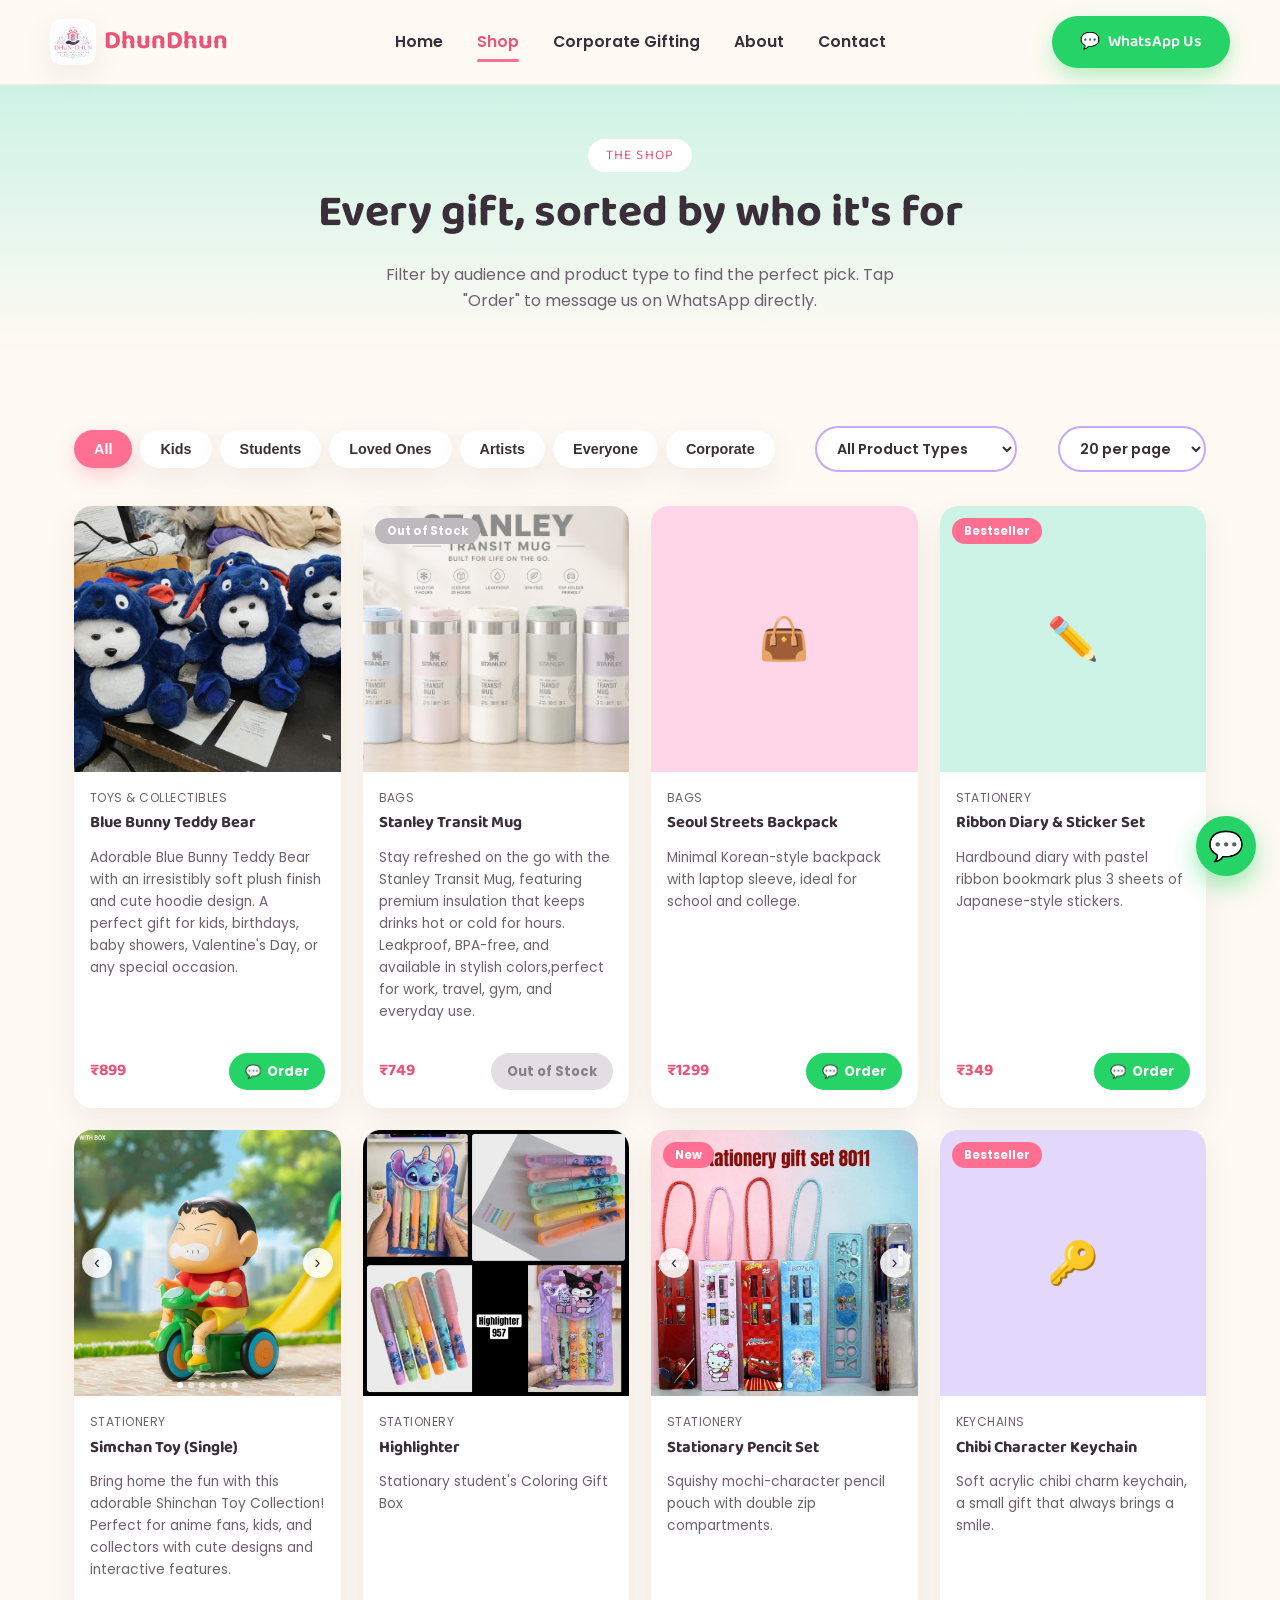
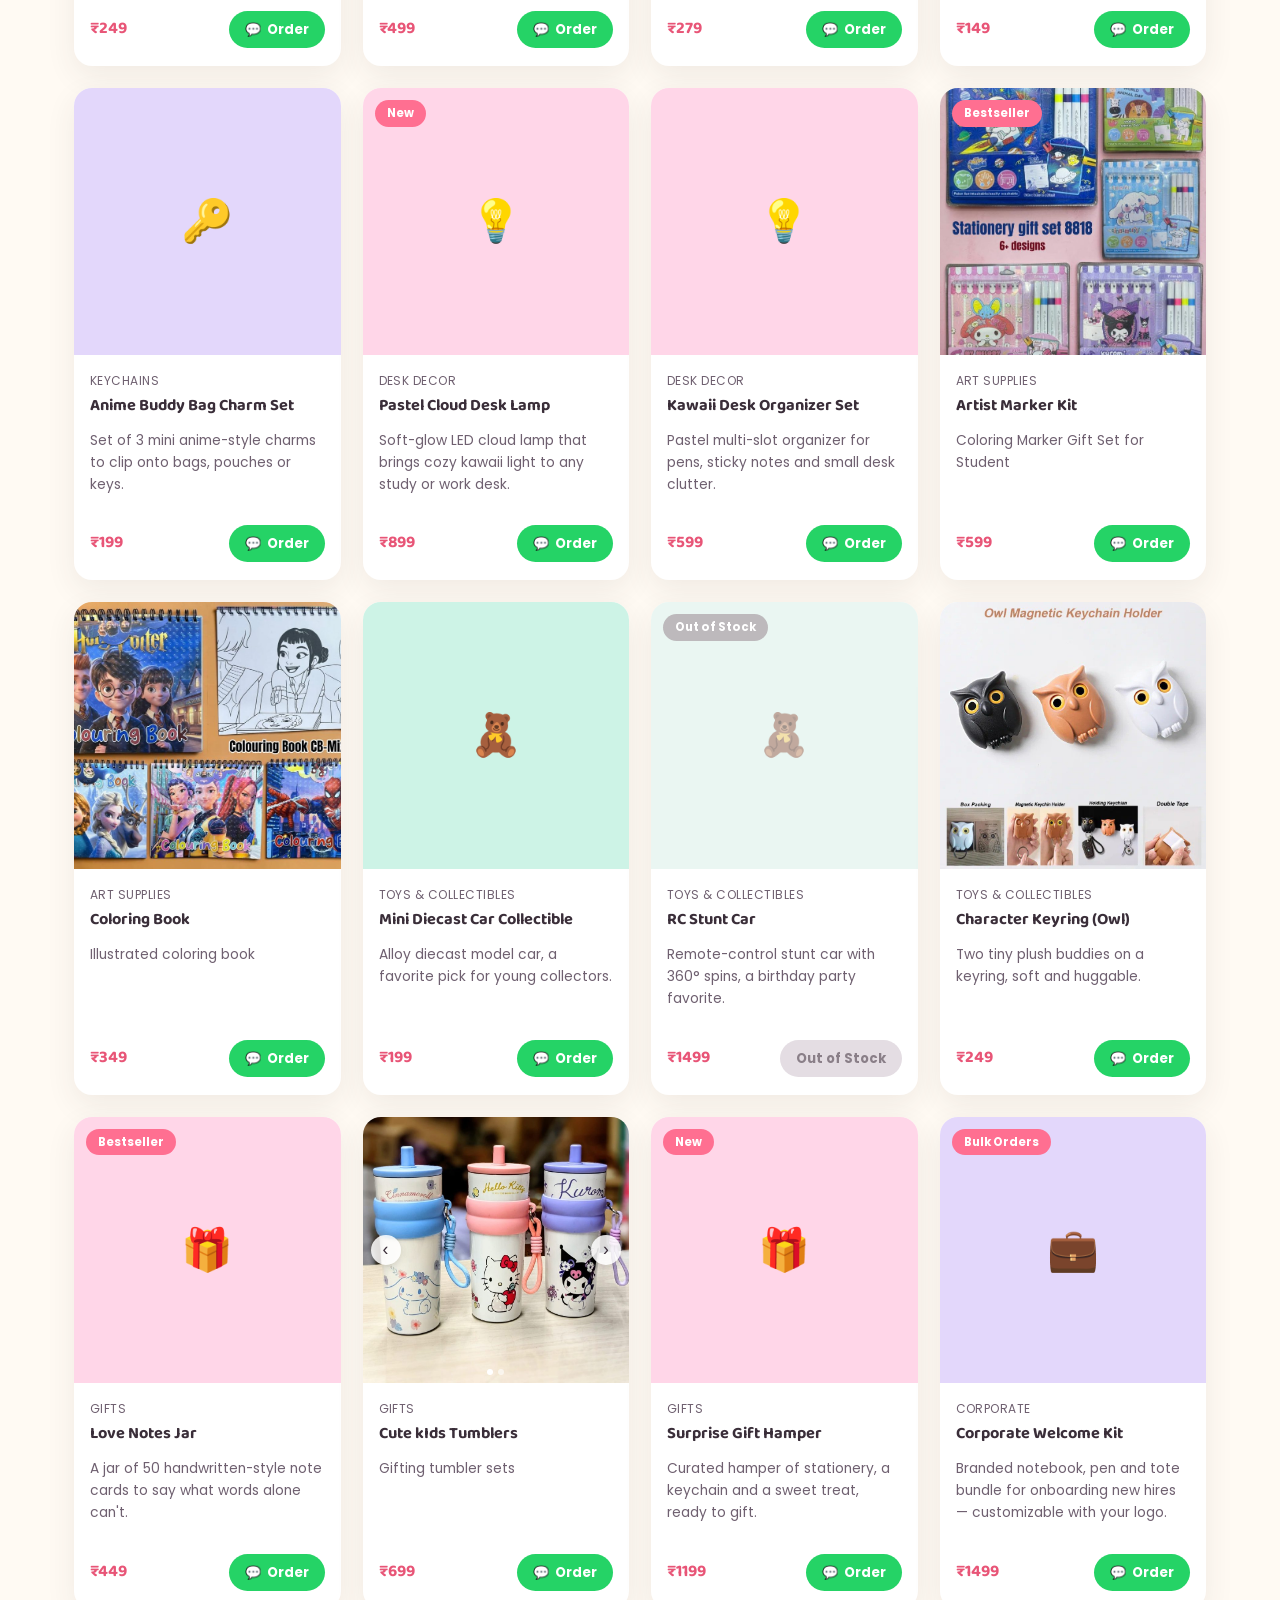
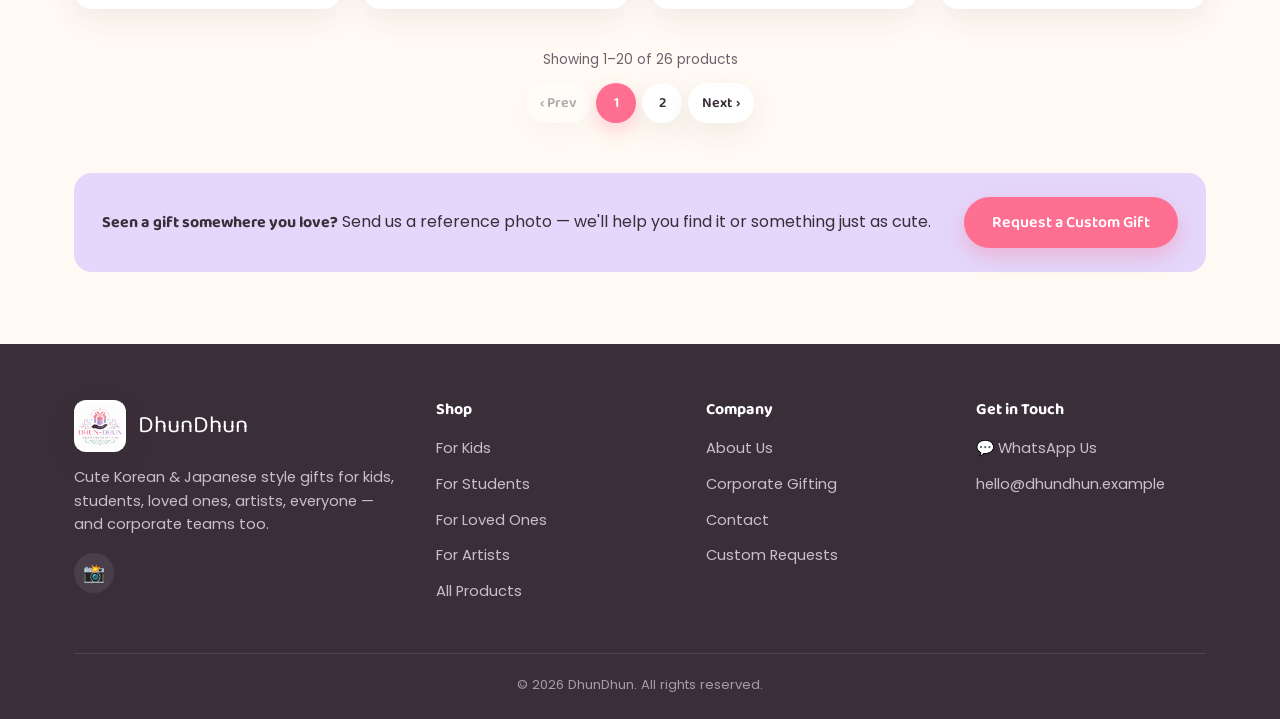
<file: shop.html>
<!DOCTYPE html>
<html lang="en">
<head>
<meta charset="UTF-8">
<meta name="viewport" content="width=device-width, initial-scale=1.0">
<title>Shop — DhunDhun</title>
<meta name="description" content="Shop DhunDhun's kawaii Korean & Japanese style bags, stationery, keychains, desk decor and gifts — filter by who you're gifting.">
<link rel="preconnect" href="https://fonts.googleapis.com">
<link href="https://fonts.googleapis.com/css2?family=Baloo+2:wght@600;700;800&family=Poppins:wght@400;500;600;700&display=swap" rel="stylesheet">
<link rel="stylesheet" href="css/style.css">
<link rel="icon" type="image/png" href="assets/logo/DhunDhun.png">
</head>
<body>

<header class="site-header">
  <div class="container nav">
    <a href="index.html" class="logo"><span class="logo-badge size-nav"><img src="assets/logo/DhunDhun.png" alt="DhunDhun — Discover the joy of gifting"></span> <span data-brand-name>DhunDhun</span></a>
    <nav>
      <ul class="nav-links">
        <li><a href="index.html">Home</a></li>
        <li><a href="shop.html" class="active">Shop</a></li>
        <li><a href="corporate.html">Corporate Gifting</a></li>
        <li><a href="about.html">About</a></li>
        <li><a href="contact.html">Contact</a></li>
      </ul>
    </nav>
    <div class="nav-cta">
      <a class="btn btn-whatsapp" data-wa-message="Hi DhunDhun! I'd like to know more about your gifts." target="_blank" rel="noopener">
        💬 <span class="btn-text-long">WhatsApp Us</span>
      </a>
      <button class="nav-toggle" aria-label="Toggle menu">☰</button>
    </div>
  </div>
</header>

<section class="page-hero">
  <div class="container">
    <span class="eyebrow">The Shop</span>
    <h1>Every gift, sorted by who it's for</h1>
    <p>Filter by audience and product type to find the perfect pick. Tap "Order" to message us on WhatsApp directly.</p>
  </div>
</section>

<section>
  <div class="container">
    <div class="filter-bar">
      <div class="audience-tabs">
        <button class="tab-btn active" data-audience="all">All</button>
        <button class="tab-btn" data-audience="kids">Kids</button>
        <button class="tab-btn" data-audience="students">Students</button>
        <button class="tab-btn" data-audience="loved-ones">Loved Ones</button>
        <button class="tab-btn" data-audience="artists">Artists</button>
        <button class="tab-btn" data-audience="everyone">Everyone</button>
        <button class="tab-btn" data-audience="corporate">Corporate</button>
      </div>
      <select id="type-filter" class="type-select">
        <option value="all">All Product Types</option>
      </select>
      <select id="page-size-select" class="type-select">
        <option value="12">12 per page</option>
        <option value="20" selected>20 per page</option>
        <option value="40">40 per page</option>
        <option value="80">80 per page</option>
        <option value="all">Show all</option>
      </select>
    </div>

    <div class="product-grid" id="product-grid"></div>

    <div class="pagination-wrap" id="pagination-controls"></div>

    <div class="custom-request-banner">
      <p><strong>Seen a gift somewhere you love?</strong> Send us a reference photo — we'll help you find it or something just as cute.</p>
      <a class="btn btn-primary" href="contact.html#custom-request">Request a Custom Gift</a>
    </div>
  </div>
</section>

<footer class="site-footer">
  <div class="container">
    <div class="footer-grid">
      <div>
        <div class="footer-logo"><span class="logo-badge size-footer"><img src="assets/logo/DhunDhun.png" alt="DhunDhun — Discover the joy of gifting"></span><span data-brand-name>DhunDhun</span></div>
        <p>Cute Korean &amp; Japanese style gifts for kids, students, loved ones, artists, everyone — and corporate teams too.</p>
        <div class="footer-socials">
          <a href="#" data-social="instagram" aria-label="Instagram">📸</a>
          <a href="#" data-social="facebook" aria-label="Facebook">📘</a>
          <a href="#" data-social="pinterest" aria-label="Pinterest">📌</a>
          <a href="#" data-social="youtube" aria-label="YouTube">▶️</a>
        </div>
      </div>
      <div>
        <h4>Shop</h4>
        <ul>
          <li><a href="shop.html?audience=kids">For Kids</a></li>
          <li><a href="shop.html?audience=students">For Students</a></li>
          <li><a href="shop.html?audience=loved-ones">For Loved Ones</a></li>
          <li><a href="shop.html?audience=artists">For Artists</a></li>
          <li><a href="shop.html">All Products</a></li>
        </ul>
      </div>
      <div>
        <h4>Company</h4>
        <ul>
          <li><a href="about.html">About Us</a></li>
          <li><a href="corporate.html">Corporate Gifting</a></li>
          <li><a href="contact.html">Contact</a></li>
          <li><a href="contact.html#custom-request">Custom Requests</a></li>
        </ul>
      </div>
      <div>
        <h4>Get in Touch</h4>
        <ul>
          <li><a data-wa-message="Hi DhunDhun! I have a question about your products." target="_blank" rel="noopener">💬 WhatsApp Us</a></li>
          <li><a data-mailto-subject="Enquiry from DhunDhun website"><span data-email-text>hello@dhundhun.example</span></a></li>
        </ul>
      </div>
    </div>
    <div class="footer-bottom">
      © <span id="year"></span> DhunDhun. All rights reserved.
    </div>
  </div>
</footer>

<a href="#" id="wa-float-btn" class="wa-float" target="_blank" rel="noopener" aria-label="Chat on WhatsApp">💬</a>

<script src="js/config.js"></script>
<script src="js/products-data.js"></script>
<script src="js/shop.js"></script>
<script src="js/main.js"></script>
</body>
</html>
</file>
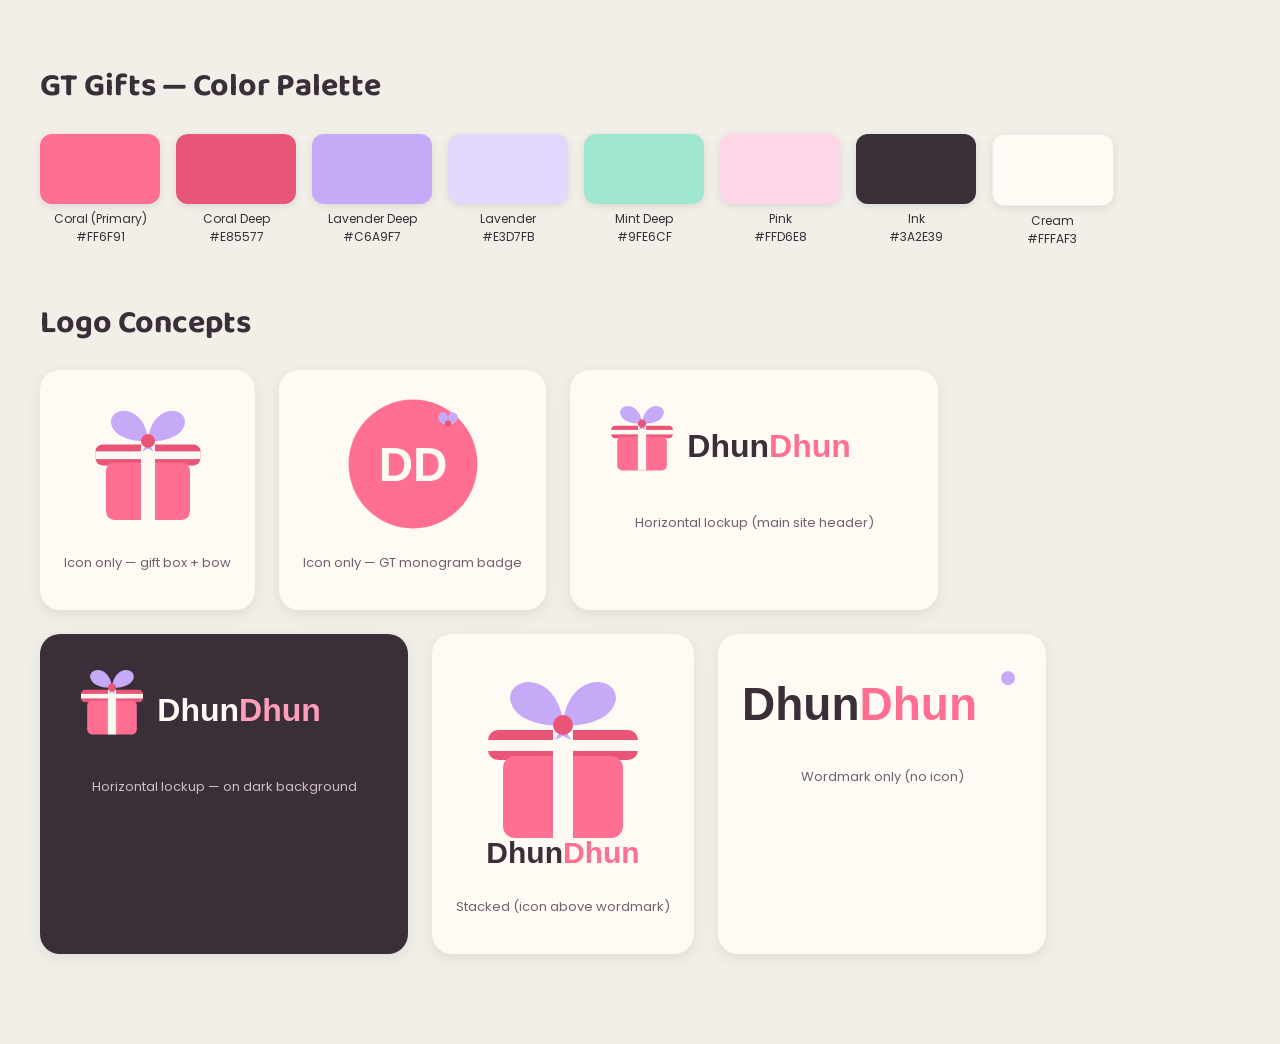
<file: assets/logo/logo-preview.html>
<!DOCTYPE html>
<html lang="en">
<head>
<meta charset="UTF-8">
<title>GT Gifts — Logo Concepts</title>
<link rel="preconnect" href="https://fonts.googleapis.com">
<link href="https://fonts.googleapis.com/css2?family=Baloo+2:wght@600;700;800&family=Poppins:wght@400;500;600;700&display=swap" rel="stylesheet">
<style>
  body { font-family: 'Poppins', sans-serif; background: #f2eee8; margin: 0; padding: 40px; color: #3a2e39; }
  h1 { font-family: 'Baloo 2', sans-serif; }
  .section { margin-bottom: 50px; }
  .swatches { display: flex; gap: 16px; flex-wrap: wrap; }
  .swatch { width: 120px; text-align: center; font-size: 12px; }
  .swatch-color { width: 100%; height: 70px; border-radius: 12px; margin-bottom: 6px; box-shadow: 0 2px 8px rgba(0,0,0,0.1); }
  .logo-grid { display: flex; gap: 24px; flex-wrap: wrap; }
  .logo-card { background: #fffaf3; border-radius: 20px; padding: 24px; box-shadow: 0 4px 16px rgba(0,0,0,0.08); text-align: center; }
  .logo-card.dark { background: #3a2e39; }
  .logo-card p { font-size: 13px; color: #6f6070; margin-top: 12px; }
  .logo-card.dark p { color: #cdbdca; }
</style>
</head>
<body>

<h1>GT Gifts — Color Palette</h1>
<div class="section swatches">
  <div class="swatch"><div class="swatch-color" style="background:#FF6F91"></div>Coral (Primary)<br>#FF6F91</div>
  <div class="swatch"><div class="swatch-color" style="background:#E85577"></div>Coral Deep<br>#E85577</div>
  <div class="swatch"><div class="swatch-color" style="background:#C6A9F7"></div>Lavender Deep<br>#C6A9F7</div>
  <div class="swatch"><div class="swatch-color" style="background:#E3D7FB"></div>Lavender<br>#E3D7FB</div>
  <div class="swatch"><div class="swatch-color" style="background:#9FE6CF"></div>Mint Deep<br>#9FE6CF</div>
  <div class="swatch"><div class="swatch-color" style="background:#FFD6E8"></div>Pink<br>#FFD6E8</div>
  <div class="swatch"><div class="swatch-color" style="background:#3A2E39"></div>Ink<br>#3A2E39</div>
  <div class="swatch"><div class="swatch-color" style="background:#FFFAF3; border:1px solid #eee;"></div>Cream<br>#FFFAF3</div>
</div>

<h1>Logo Concepts</h1>
<div class="section logo-grid">

  <div class="logo-card">
    <img src="icon-giftbox.svg" width="140" height="140" alt="Gift box icon">
    <p>Icon only — gift box + bow</p>
  </div>

  <div class="logo-card">
    <img src="icon-monogram.svg" width="140" height="140" alt="GT monogram badge">
    <p>Icon only — GT monogram badge</p>
  </div>

  <div class="logo-card">
    <img src="logo-horizontal.svg" width="320" height="100" alt="Horizontal logo">
    <p>Horizontal lockup (main site header)</p>
  </div>

  <div class="logo-card dark">
    <img src="logo-horizontal-dark.svg" width="320" height="100" alt="Horizontal logo dark bg">
    <p>Horizontal lockup — on dark background</p>
  </div>

  <div class="logo-card">
    <img src="logo-stacked.svg" width="200" height="220" alt="Stacked logo">
    <p>Stacked (icon above wordmark)</p>
  </div>

  <div class="logo-card">
    <img src="logo-wordmark.svg" width="280" height="90" alt="Wordmark only">
    <p>Wordmark only (no icon)</p>
  </div>

</div>

</body>
</html>
</file>
<file: css/style.css>
/* =========================================================
   DhunDhun — pastel Korean/Japanese kawaii gifting theme
   ========================================================= */

:root {
  --pink: #ffd6e8;
  --pink-deep: #ff9ebb;
  --lavender: #e3d7fb;
  --lavender-deep: #c6a9f7;
  --mint: #cdf3e6;
  --mint-deep: #9fe6cf;
  --cream: #fffaf3;
  --coral: #ff6f91;
  --coral-deep: #e85577;
  --ink: #3a2e39;
  --ink-soft: #6f6070;
  --white: #ffffff;
  --shadow: 0 10px 30px rgba(58, 46, 57, 0.08);
  --radius-lg: 28px;
  --radius-md: 18px;
  --radius-sm: 12px;
  --font-heading: "Baloo 2", "Poppins", sans-serif;
  --font-body: "Poppins", sans-serif;
}

* { box-sizing: border-box; }

html { scroll-behavior: smooth; }

body {
  margin: 0;
  font-family: var(--font-body);
  color: var(--ink);
  background: var(--cream);
  line-height: 1.6;
  overflow-x: hidden;
}

img { max-width: 100%; display: block; }

a { text-decoration: none; color: inherit; }

ul { list-style: none; margin: 0; padding: 0; }

h1, h2, h3, h4 {
  font-family: var(--font-heading);
  font-weight: 700;
  line-height: 1.2;
  margin: 0 0 0.5em;
}

p { margin: 0 0 1em; }

.container {
  width: 100%;
  max-width: 1180px;
  margin: 0 auto;
  padding: 0 24px;
}

section { padding: 72px 0; }

.section-heading {
  text-align: center;
  max-width: 640px;
  margin: 0 auto 44px;
}

.section-heading .eyebrow {
  display: inline-block;
  font-family: var(--font-heading);
  font-size: 0.85rem;
  letter-spacing: 0.08em;
  text-transform: uppercase;
  color: var(--coral-deep);
  background: var(--pink);
  padding: 6px 18px;
  border-radius: 999px;
  margin-bottom: 14px;
}

.section-heading h2 { font-size: clamp(1.6rem, 3vw, 2.4rem); }
.section-heading p { color: var(--ink-soft); margin-top: 8px; }

/* ---------- Buttons ---------- */

.btn {
  display: inline-flex;
  align-items: center;
  gap: 8px;
  font-family: var(--font-heading);
  font-weight: 600;
  font-size: 1rem;
  padding: 13px 28px;
  border-radius: 999px;
  border: none;
  cursor: pointer;
  transition: transform 0.15s ease, box-shadow 0.15s ease, background 0.15s ease;
  white-space: nowrap;
}

.btn:hover { transform: translateY(-2px); }

.btn-primary {
  background: var(--coral);
  color: var(--white);
  box-shadow: 0 8px 20px rgba(255, 111, 145, 0.35);
}
.btn-primary:hover { background: var(--coral-deep); }

.btn-secondary {
  background: var(--white);
  color: var(--ink);
  border: 2px solid var(--lavender-deep);
}
.btn-secondary:hover { background: var(--lavender); }

.btn-whatsapp {
  background: #25d366;
  color: var(--white);
  box-shadow: 0 8px 20px rgba(37, 211, 102, 0.35);
}
.btn-whatsapp:hover { background: #1ebe5a; }

.btn-block { width: 100%; justify-content: center; }

/* ---------- Header / Nav ---------- */

.site-header {
  position: sticky;
  top: 0;
  z-index: 100;
  background: rgba(255, 250, 243, 0.9);
  backdrop-filter: blur(10px);
  border-bottom: 1px solid rgba(58, 46, 57, 0.06);
}

.nav {
  display: flex;
  align-items: center;
  justify-content: space-between;
  padding: 16px 0;
}

.logo {
  font-family: var(--font-heading);
  font-size: 1.6rem;
  font-weight: 700;
  color: var(--coral-deep);
  display: flex;
  align-items: center;
  gap: 8px;
}
.logo span.dot { color: var(--lavender-deep); }

.nav-links {
  display: flex;
  align-items: center;
  gap: 34px;
}

.nav-links a {
  font-weight: 600;
  font-size: 0.98rem;
  color: var(--ink);
  position: relative;
  padding: 6px 0;
}
.nav-links a.active,
.nav-links a:hover { color: var(--coral-deep); }

.nav-links a.active::after {
  content: "";
  position: absolute;
  left: 0; right: 0; bottom: -4px;
  height: 3px;
  border-radius: 3px;
  background: var(--coral);
}

.nav-cta { display: flex; align-items: center; gap: 14px; }

.nav-toggle {
  display: none;
  background: none;
  border: none;
  font-size: 1.6rem;
  cursor: pointer;
  color: var(--ink);
}

@media (max-width: 880px) {
  .nav-links {
    position: fixed;
    top: 68px;
    left: 0; right: 0;
    background: var(--white);
    flex-direction: column;
    align-items: flex-start;
    gap: 0;
    padding: 8px 24px 20px;
    box-shadow: var(--shadow);
    transform: translateY(-130%);
    opacity: 0;
    transition: transform 0.25s ease, opacity 0.25s ease;
  }
  .nav-links.open { transform: translateY(0); opacity: 1; }
  .nav-links li { width: 100%; padding: 12px 0; border-bottom: 1px solid rgba(58,46,57,0.06); }
  .nav-toggle { display: block; }
  .nav-cta .btn span.btn-text-long { display: none; }
}

/* ---------- Hero ---------- */

.hero {
  position: relative;
  padding: 64px 0 90px;
  background: linear-gradient(180deg, var(--pink) 0%, var(--cream) 78%);
  overflow: hidden;
}

.hero-grid {
  display: grid;
  grid-template-columns: 1.05fr 0.95fr;
  gap: 48px;
  align-items: center;
}

@media (max-width: 900px) {
  .hero-grid { grid-template-columns: 1fr; text-align: center; }
  .hero-actions { justify-content: center; }
  .hero-tags { justify-content: center; }
}

.hero h1 {
  font-size: clamp(2.2rem, 4.4vw, 3.4rem);
  color: var(--ink);
}
.hero h1 em {
  font-style: normal;
  color: var(--coral-deep);
  position: relative;
}

.hero p.lead {
  font-size: 1.1rem;
  color: var(--ink-soft);
  max-width: 500px;
}

.hero-actions {
  display: flex;
  gap: 16px;
  flex-wrap: wrap;
  margin-top: 28px;
}

.hero-tags {
  display: flex;
  gap: 10px;
  flex-wrap: wrap;
  margin-top: 28px;
}

.pill {
  background: var(--white);
  border-radius: 999px;
  padding: 8px 16px;
  font-size: 0.85rem;
  font-weight: 600;
  box-shadow: var(--shadow);
}

.hero-art {
  position: relative;
  display: grid;
  grid-template-columns: 1fr 1fr;
  gap: 18px;
}
.hero-art .card {
  border-radius: var(--radius-lg);
  aspect-ratio: 1 / 1;
  display: flex;
  align-items: center;
  justify-content: center;
  font-size: 3rem;
  box-shadow: var(--shadow);
}
.hero-art .card:nth-child(1) { background: var(--lavender); margin-top: 30px; }
.hero-art .card:nth-child(2) { background: var(--mint); }
.hero-art .card:nth-child(3) { background: var(--white); }
.hero-art .card:nth-child(4) { background: var(--pink-deep); margin-top: -30px; }

/* ---------- Audience / category cards ---------- */

.audience-grid {
  display: grid;
  grid-template-columns: repeat(3, 1fr);
  gap: 22px;
}
@media (max-width: 880px) { .audience-grid { grid-template-columns: repeat(2, 1fr); } }
@media (max-width: 560px) { .audience-grid { grid-template-columns: 1fr; } }

.audience-card {
  background: var(--white);
  border-radius: var(--radius-md);
  padding: 30px 24px;
  box-shadow: var(--shadow);
  transition: transform 0.2s ease;
  display: flex;
  flex-direction: column;
  gap: 10px;
}
.audience-card:hover { transform: translateY(-6px); }

.audience-card .icon {
  width: 56px; height: 56px;
  border-radius: 16px;
  display: flex; align-items: center; justify-content: center;
  font-size: 1.6rem;
  margin-bottom: 6px;
}
.audience-card h3 { font-size: 1.15rem; }
.audience-card p { color: var(--ink-soft); font-size: 0.94rem; margin-bottom: 10px; }
.audience-card .link { font-weight: 700; color: var(--coral-deep); font-size: 0.92rem; }

.icon.bg-pink { background: var(--pink); }
.icon.bg-mint { background: var(--mint); }
.icon.bg-lavender { background: var(--lavender); }

/* ---------- Product grid & cards ---------- */

.product-grid {
  display: grid;
  grid-template-columns: repeat(4, 1fr);
  gap: 22px;
}
@media (max-width: 1000px) { .product-grid { grid-template-columns: repeat(3, 1fr); } }
@media (max-width: 720px) { .product-grid { grid-template-columns: repeat(2, 1fr); } }
@media (max-width: 460px) { .product-grid { grid-template-columns: 1fr; } }

.product-card {
  background: var(--white);
  border-radius: var(--radius-md);
  overflow: hidden;
  box-shadow: var(--shadow);
  display: flex;
  flex-direction: column;
  transition: transform 0.2s ease;
}
.product-card:hover { transform: translateY(-5px); }

.product-thumb {
  position: relative;
  aspect-ratio: 1 / 1;
  display: flex;
  align-items: center;
  justify-content: center;
  font-size: 2.6rem;
  overflow: hidden;
}

.product-thumb.has-image img {
  width: 100%;
  height: 100%;
  object-fit: cover;
}

.thumb-nav {
  position: absolute;
  top: 50%;
  transform: translateY(-50%);
  width: 30px;
  height: 30px;
  border-radius: 50%;
  border: none;
  background: rgba(255,255,255,0.85);
  color: var(--ink);
  font-size: 1.1rem;
  line-height: 1;
  cursor: pointer;
  display: flex;
  align-items: center;
  justify-content: center;
  box-shadow: 0 2px 8px rgba(0,0,0,0.15);
}
.thumb-nav-prev { left: 8px; }
.thumb-nav-next { right: 8px; }
.thumb-nav:hover { background: var(--white); }

.thumb-dots {
  position: absolute;
  bottom: 8px;
  left: 0;
  right: 0;
  display: flex;
  justify-content: center;
  gap: 5px;
}
.thumb-dot {
  width: 6px;
  height: 6px;
  border-radius: 50%;
  background: rgba(255,255,255,0.6);
}
.thumb-dot.active { background: var(--white); }

.product-thumb.clickable .thumb-img { cursor: pointer; }

.product-tag {
  position: absolute;
  top: 12px; left: 12px;
  background: var(--coral);
  color: var(--white);
  font-size: 0.72rem;
  font-weight: 700;
  padding: 4px 12px;
  border-radius: 999px;
}

.product-body {
  padding: 16px 16px 18px;
  display: flex;
  flex-direction: column;
  gap: 6px;
  flex: 1;
}

.product-type { font-size: 0.75rem; color: var(--ink-soft); text-transform: uppercase; letter-spacing: 0.04em; }
.product-name { font-family: var(--font-heading); font-size: 1.02rem; font-weight: 700; }
.product-desc { font-size: 0.86rem; color: var(--ink-soft); flex: 1; }

.product-footer {
  display: flex;
  align-items: center;
  justify-content: space-between;
  margin-top: 10px;
}
.product-price { font-weight: 700; font-family: var(--font-heading); color: var(--coral-deep); font-size: 1.05rem; }

.product-order-btn {
  background: #25d366;
  color: white;
  border: none;
  border-radius: 999px;
  padding: 8px 16px;
  font-size: 0.82rem;
  font-weight: 700;
  cursor: pointer;
  display: inline-flex;
  align-items: center;
  gap: 6px;
}
.product-order-btn:hover { background: #1ebe5a; }

.product-tag.out-of-stock { background: #8a7f88; }
.product-card.is-out-of-stock .product-thumb { opacity: 0.55; filter: grayscale(0.4); }
.product-order-btn.disabled {
  background: #e4dde3;
  color: #8a7f88;
  cursor: not-allowed;
}
.product-order-btn.disabled:hover { background: #e4dde3; }

/* ---------- Filters (shop page) ---------- */

.filter-bar {
  display: flex;
  flex-wrap: wrap;
  gap: 12px;
  align-items: center;
  justify-content: space-between;
  margin-bottom: 34px;
}

.audience-tabs {
  display: flex;
  flex-wrap: wrap;
  gap: 8px;
}
.tab-btn {
  background: var(--white);
  border: 2px solid transparent;
  border-radius: 999px;
  padding: 9px 18px;
  font-weight: 600;
  font-size: 0.9rem;
  cursor: pointer;
  box-shadow: var(--shadow);
  color: var(--ink);
}
.tab-btn.active {
  background: var(--coral);
  color: var(--white);
  box-shadow: 0 8px 18px rgba(255,111,145,0.3);
}

.type-select {
  padding: 10px 16px;
  border-radius: 999px;
  border: 2px solid var(--lavender-deep);
  background: var(--white);
  font-family: var(--font-body);
  font-weight: 600;
  font-size: 0.9rem;
  color: var(--ink);
}

.results-empty {
  text-align: center;
  padding: 60px 20px;
  color: var(--ink-soft);
}

/* ---------- Sections with tint backgrounds ---------- */

.section-tint-lavender { background: var(--lavender); }
.section-tint-mint { background: var(--mint); }
.section-tint-white { background: var(--white); }

/* ---------- Corporate page ---------- */

.corp-hero {
  background: linear-gradient(135deg, var(--lavender) 0%, var(--pink) 100%);
  padding: 70px 0;
}
.corp-hero-inner { text-align: center; max-width: 720px; margin: 0 auto; }

.corp-features {
  display: grid;
  grid-template-columns: repeat(3, 1fr);
  gap: 24px;
}
@media (max-width: 880px) { .corp-features { grid-template-columns: 1fr; } }

.corp-feature-card {
  background: var(--white);
  border-radius: var(--radius-md);
  padding: 28px;
  box-shadow: var(--shadow);
}
.corp-feature-card .icon { width: 52px; height: 52px; border-radius: 14px; display: flex; align-items: center; justify-content: center; font-size: 1.4rem; margin-bottom: 14px; }

.steps-list { display: grid; grid-template-columns: repeat(4, 1fr); gap: 20px; }
@media (max-width: 880px) { .steps-list { grid-template-columns: repeat(2, 1fr); } }
@media (max-width: 500px) { .steps-list { grid-template-columns: 1fr; } }

.step-item { text-align: center; }
.step-num {
  width: 44px; height: 44px;
  border-radius: 50%;
  background: var(--coral);
  color: white;
  font-family: var(--font-heading);
  font-weight: 700;
  display: flex; align-items: center; justify-content: center;
  margin: 0 auto 12px;
}

/* ---------- About page ---------- */

.about-story {
  display: grid;
  grid-template-columns: 1fr 1fr;
  gap: 50px;
  align-items: center;
}
@media (max-width: 880px) { .about-story { grid-template-columns: 1fr; } }

.value-grid { display: grid; grid-template-columns: repeat(4, 1fr); gap: 20px; }
@media (max-width: 880px) { .value-grid { grid-template-columns: repeat(2, 1fr); } }
@media (max-width: 500px) { .value-grid { grid-template-columns: 1fr; } }

.value-card { text-align: center; padding: 20px; }
.value-card .icon {
  width: 60px; height: 60px; margin: 0 auto 14px;
  border-radius: 18px;
  display: flex; align-items: center; justify-content: center;
  font-size: 1.6rem;
}

/* ---------- Contact / custom request ---------- */

.contact-grid {
  display: grid;
  grid-template-columns: 1fr 1fr;
  gap: 40px;
}
@media (max-width: 880px) { .contact-grid { grid-template-columns: 1fr; } }

.contact-card {
  background: var(--white);
  border-radius: var(--radius-md);
  padding: 30px;
  box-shadow: var(--shadow);
}

.contact-method {
  display: flex;
  align-items: center;
  gap: 14px;
  padding: 14px 0;
  border-bottom: 1px solid rgba(58,46,57,0.06);
}
.contact-method:last-child { border-bottom: none; }
.contact-method .icon {
  width: 44px; height: 44px;
  border-radius: 12px;
  display: flex; align-items: center; justify-content: center;
  font-size: 1.2rem;
  flex-shrink: 0;
}

.form-group { margin-bottom: 18px; }
.form-group label {
  display: block;
  font-weight: 600;
  font-size: 0.9rem;
  margin-bottom: 6px;
}
.form-group input[type=text],
.form-group input[type=email],
.form-group input[type=tel],
.form-group textarea {
  width: 100%;
  padding: 12px 16px;
  border-radius: var(--radius-sm);
  border: 2px solid #efe3f6;
  font-family: var(--font-body);
  font-size: 0.95rem;
  background: var(--cream);
  resize: vertical;
}
.form-group input:focus,
.form-group textarea:focus {
  outline: none;
  border-color: var(--lavender-deep);
}

.upload-box {
  border: 2px dashed var(--lavender-deep);
  border-radius: var(--radius-md);
  padding: 22px;
  text-align: center;
  cursor: pointer;
  background: var(--cream);
  transition: background 0.15s ease;
}
.upload-box:hover { background: var(--lavender); }
.upload-box input[type=file] { display: none; }
.upload-box .upload-icon { font-size: 1.8rem; margin-bottom: 6px; }
.upload-box .upload-hint { font-size: 0.82rem; color: var(--ink-soft); }

#image-preview-wrap { margin-top: 16px; display: none; }
#image-preview-wrap.show { display: block; }
#image-preview {
  max-width: 100%;
  max-height: 260px;
  border-radius: var(--radius-md);
  box-shadow: var(--shadow);
  margin: 0 auto;
}
.preview-filename { font-size: 0.82rem; color: var(--ink-soft); margin-top: 8px; text-align: center; }

.request-actions {
  display: flex;
  gap: 14px;
  flex-wrap: wrap;
  margin-top: 22px;
}
.request-actions .btn { flex: 1; min-width: 200px; }

.request-note {
  background: var(--mint);
  border-radius: var(--radius-sm);
  padding: 14px 18px;
  font-size: 0.86rem;
  color: var(--ink);
  margin-top: 18px;
}

/* ---------- Banner / CTA strip ---------- */

.cta-banner {
  background: var(--coral);
  border-radius: var(--radius-lg);
  padding: 46px 40px;
  color: var(--white);
  display: flex;
  align-items: center;
  justify-content: space-between;
  gap: 24px;
  flex-wrap: wrap;
}
.cta-banner h3 { margin: 0 0 6px; font-size: 1.5rem; }
.cta-banner p { margin: 0; opacity: 0.9; }
.cta-banner .btn-secondary { background: var(--white); border-color: var(--white); color: var(--coral-deep); }

.custom-request-banner {
  background: var(--lavender);
  border-radius: var(--radius-md);
  padding: 24px 28px;
  display: flex;
  align-items: center;
  justify-content: space-between;
  gap: 20px;
  flex-wrap: wrap;
  margin-top: 50px;
}
.custom-request-banner p { margin: 0; }
.custom-request-banner strong { font-family: var(--font-heading); }

/* ---------- Testimonials ---------- */

.testimonial-grid { display: grid; grid-template-columns: repeat(3, 1fr); gap: 22px; }
@media (max-width: 880px) { .testimonial-grid { grid-template-columns: 1fr; } }
.testimonial-card {
  background: var(--white);
  border-radius: var(--radius-md);
  padding: 26px;
  box-shadow: var(--shadow);
}
.testimonial-card .stars { color: #ffb648; margin-bottom: 10px; }
.testimonial-card .name { font-weight: 700; margin-top: 12px; font-family: var(--font-heading); }
.testimonial-card .role { font-size: 0.82rem; color: var(--ink-soft); }

/* ---------- Instagram strip ---------- */

.insta-strip {
  display: grid;
  grid-template-columns: repeat(6, 1fr);
  gap: 12px;
}
@media (max-width: 880px) { .insta-strip { grid-template-columns: repeat(3, 1fr); } }
@media (max-width: 500px) { .insta-strip { grid-template-columns: repeat(2, 1fr); } }
.insta-tile {
  aspect-ratio: 1/1;
  border-radius: var(--radius-sm);
  display: flex; align-items: center; justify-content: center;
  font-size: 1.6rem;
  color: var(--white);
}

/* ---------- Footer ---------- */

.site-footer {
  background: var(--ink);
  color: #f4ecf3;
  padding: 56px 0 24px;
}
.footer-grid {
  display: grid;
  grid-template-columns: 1.4fr 1fr 1fr 1fr;
  gap: 40px;
  margin-bottom: 40px;
}
@media (max-width: 780px) { .footer-grid { grid-template-columns: 1fr 1fr; } }
@media (max-width: 480px) { .footer-grid { grid-template-columns: 1fr; } }

.footer-grid h4 { color: var(--white); font-size: 1rem; margin-bottom: 16px; }
.footer-grid p, .footer-grid a { color: #cdbdca; font-size: 0.92rem; }
.footer-grid li { margin-bottom: 10px; }
.footer-grid a:hover { color: var(--pink); }

.footer-logo {
  font-family: var(--font-heading);
  color: var(--white);
  font-size: 1.5rem;
  margin-bottom: 14px;
  display: flex;
  align-items: center;
  gap: 12px;
}

.footer-socials { display: flex; gap: 12px; margin-top: 16px; }
.footer-socials a {
  width: 40px; height: 40px;
  border-radius: 50%;
  background: rgba(255,255,255,0.08);
  display: flex; align-items: center; justify-content: center;
  font-size: 1.1rem;
}
.footer-socials a:hover { background: var(--coral); }

.footer-bottom {
  border-top: 1px solid rgba(255,255,255,0.1);
  padding-top: 20px;
  text-align: center;
  font-size: 0.82rem;
  color: #a99aa7;
}

/* ---------- Floating WhatsApp button ---------- */

.wa-float {
  position: fixed;
  bottom: 24px;
  right: 24px;
  z-index: 200;
  width: 60px; height: 60px;
  border-radius: 50%;
  background: #25d366;
  color: white;
  display: flex; align-items: center; justify-content: center;
  font-size: 1.8rem;
  box-shadow: 0 10px 24px rgba(37,211,102,0.45);
  transition: transform 0.2s ease;
}
.wa-float:hover { transform: scale(1.08); }

/* ---------- Page hero (inner pages) ---------- */

.page-hero {
  padding: 54px 0 40px;
  text-align: center;
  background: linear-gradient(180deg, var(--mint) 0%, var(--cream) 100%);
}
.page-hero .eyebrow {
  display: inline-block;
  font-family: var(--font-heading);
  font-size: 0.85rem;
  letter-spacing: 0.08em;
  text-transform: uppercase;
  color: var(--coral-deep);
  background: var(--white);
  padding: 6px 18px;
  border-radius: 999px;
  margin-bottom: 14px;
}
.page-hero h1 { font-size: clamp(1.9rem, 3.6vw, 2.8rem); }
.page-hero p { max-width: 560px; margin: 10px auto 0; color: var(--ink-soft); }

/* =========================================================
   Admin dashboard
   ========================================================= */

.admin-body {
  background: var(--cream);
  min-height: 100vh;
}

.auth-gate {
  min-height: 100vh;
  display: flex;
  align-items: center;
  justify-content: center;
  padding: 24px;
  background: linear-gradient(160deg, var(--lavender) 0%, var(--pink) 100%);
}

.auth-card {
  background: var(--white);
  border-radius: var(--radius-lg);
  box-shadow: var(--shadow);
  padding: 40px;
  max-width: 380px;
  width: 100%;
  text-align: center;
}
.auth-card .icon-lg { font-size: 2.6rem; margin-bottom: 10px; }
.auth-card h1 { font-size: 1.4rem; }
.auth-card p { color: var(--ink-soft); font-size: 0.9rem; }
.auth-error {
  display: none;
  background: #ffe3e9;
  color: #c23a56;
  border-radius: var(--radius-sm);
  padding: 10px 14px;
  font-size: 0.85rem;
  margin-top: 12px;
}

.admin-header {
  background: var(--white);
  border-bottom: 1px solid rgba(58,46,57,0.06);
  padding: 18px 0;
}
.admin-header .container {
  display: flex;
  align-items: center;
  justify-content: space-between;
  flex-wrap: wrap;
  gap: 12px;
}
.admin-header .logo { font-family: var(--font-heading); font-size: 1.3rem; font-weight: 700; color: var(--coral-deep); }
.admin-header .subtitle { font-size: 0.82rem; color: var(--ink-soft); }

.admin-main { padding: 32px 0 80px; }

.admin-banner {
  background: var(--mint);
  border-radius: var(--radius-md);
  padding: 16px 22px;
  font-size: 0.9rem;
  margin-bottom: 28px;
}
.admin-banner strong { font-family: var(--font-heading); }

.stat-grid {
  display: grid;
  grid-template-columns: repeat(4, 1fr);
  gap: 18px;
  margin-bottom: 32px;
}
@media (max-width: 780px) { .stat-grid { grid-template-columns: repeat(2, 1fr); } }

.stat-card {
  background: var(--white);
  border-radius: var(--radius-md);
  padding: 20px 22px;
  box-shadow: var(--shadow);
}
.stat-card .stat-value { font-family: var(--font-heading); font-size: 1.8rem; font-weight: 700; color: var(--coral-deep); }
.stat-card .stat-label { font-size: 0.85rem; color: var(--ink-soft); }

.admin-grid {
  display: grid;
  grid-template-columns: 380px 1fr;
  gap: 28px;
  align-items: start;
}
@media (max-width: 980px) { .admin-grid { grid-template-columns: 1fr; } }

.admin-panel {
  background: var(--white);
  border-radius: var(--radius-md);
  box-shadow: var(--shadow);
  padding: 26px;
}
.admin-panel h2 { font-size: 1.2rem; }

.chip-checkbox-group {
  display: flex;
  flex-wrap: wrap;
  gap: 8px;
}
.chip-checkbox {
  display: inline-flex;
  align-items: center;
  gap: 6px;
  background: var(--cream);
  border: 2px solid #efe3f6;
  border-radius: 999px;
  padding: 7px 14px;
  font-size: 0.85rem;
  font-weight: 600;
  cursor: pointer;
}
.chip-checkbox input { accent-color: var(--coral); }

.form-error {
  display: none;
  background: #ffe3e9;
  color: #c23a56;
  border-radius: var(--radius-sm);
  padding: 10px 14px;
  font-size: 0.85rem;
  margin-bottom: 16px;
}

.form-actions { display: flex; gap: 10px; margin-top: 6px; }

.table-toolbar {
  display: flex;
  justify-content: space-between;
  align-items: center;
  gap: 12px;
  margin-bottom: 18px;
  flex-wrap: wrap;
}
.table-toolbar input[type=text] {
  padding: 10px 16px;
  border-radius: 999px;
  border: 2px solid #efe3f6;
  font-family: var(--font-body);
  min-width: 220px;
}

.table-wrap {
  overflow-x: auto;
  background: var(--white);
  border-radius: var(--radius-md);
  box-shadow: var(--shadow);
}

table.admin-table {
  width: 100%;
  border-collapse: collapse;
  font-size: 0.9rem;
}
table.admin-table th {
  text-align: left;
  padding: 14px 16px;
  background: var(--lavender);
  color: var(--ink);
  font-family: var(--font-heading);
  white-space: nowrap;
}
table.admin-table td {
  padding: 14px 16px;
  border-bottom: 1px solid rgba(58,46,57,0.06);
  vertical-align: top;
}
table.admin-table tr:last-child td { border-bottom: none; }

.row-desc { font-size: 0.78rem; color: var(--ink-soft); margin-top: 2px; max-width: 260px; }

.row-product-cell { display: flex; align-items: flex-start; gap: 12px; }
.row-thumb {
  width: 44px; height: 44px;
  border-radius: 10px;
  object-fit: cover;
  flex-shrink: 0;
  background: var(--cream);
}
.row-thumb-empty {
  display: flex;
  align-items: center;
  justify-content: center;
  font-size: 1.2rem;
}

.row-photo-count {
  display: inline-block;
  margin-left: 8px;
  font-size: 0.72rem;
  font-weight: 700;
  color: var(--coral-deep);
  background: var(--pink);
  padding: 2px 8px;
  border-radius: 999px;
}

.image-thumb-strip {
  display: flex;
  flex-wrap: wrap;
  gap: 10px;
  margin-top: 12px;
}

.image-thumb {
  position: relative;
  width: 70px;
  height: 70px;
}
.image-thumb img {
  width: 100%;
  height: 100%;
  object-fit: cover;
  border-radius: 10px;
  box-shadow: var(--shadow);
}
.image-thumb-remove {
  position: absolute;
  top: -6px;
  right: -6px;
  width: 22px;
  height: 22px;
  border-radius: 50%;
  border: none;
  background: var(--coral);
  color: white;
  font-size: 0.75rem;
  line-height: 1;
  cursor: pointer;
  display: flex;
  align-items: center;
  justify-content: center;
}
.image-thumb-remove:hover { background: var(--coral-deep); }

.status-badge {
  display: inline-block;
  padding: 4px 12px;
  border-radius: 999px;
  font-size: 0.75rem;
  font-weight: 700;
  white-space: nowrap;
}
.status-badge.status-in { background: #d6f5e8; color: #1f8f5f; }
.status-badge.status-out { background: #f0e2e6; color: #8a3a52; }

.row-actions { white-space: nowrap; }
.icon-btn {
  background: var(--cream);
  border: none;
  border-radius: 10px;
  padding: 8px 10px;
  cursor: pointer;
  font-size: 1rem;
  margin-right: 6px;
}
.icon-btn:hover { background: var(--lavender); }

.table-empty { text-align: center; color: var(--ink-soft); padding: 30px !important; }

.export-panel {
  background: var(--white);
  border-radius: var(--radius-md);
  box-shadow: var(--shadow);
  padding: 22px 26px;
  margin-top: 24px;
  display: flex;
  align-items: center;
  justify-content: space-between;
  gap: 16px;
  flex-wrap: wrap;
}
.export-panel p { margin: 0; font-size: 0.88rem; color: var(--ink-soft); max-width: 480px; }
.export-actions { display: flex; gap: 10px; flex-wrap: wrap; }

/* ---------- Pagination (shop page) ---------- */

.pagination-wrap {
  display: flex;
  flex-direction: column;
  align-items: center;
  gap: 12px;
  margin: 40px 0 10px;
}

.pagination-info {
  font-size: 0.85rem;
  color: var(--ink-soft);
}

.pagination-buttons {
  display: flex;
  align-items: center;
  gap: 6px;
  flex-wrap: wrap;
  justify-content: center;
}

.page-btn {
  min-width: 40px;
  height: 40px;
  padding: 0 12px;
  border-radius: 999px;
  border: 2px solid transparent;
  background: var(--white);
  color: var(--ink);
  font-family: var(--font-heading);
  font-weight: 600;
  font-size: 0.9rem;
  cursor: pointer;
  box-shadow: var(--shadow);
}
.page-btn:hover:not(:disabled) { background: var(--lavender); }
.page-btn.active {
  background: var(--coral);
  color: var(--white);
  box-shadow: 0 8px 18px rgba(255,111,145,0.3);
}
.page-btn:disabled { opacity: 0.4; cursor: not-allowed; }

.page-ellipsis {
  color: var(--ink-soft);
  padding: 0 4px;
}

/* ---------- Image lightbox ---------- */

.lightbox-overlay {
  position: fixed;
  inset: 0;
  z-index: 500;
  background: rgba(58, 46, 57, 0.82);
  align-items: center;
  justify-content: center;
  padding: 24px;
}

.lightbox-content {
  background: var(--cream);
  border-radius: var(--radius-lg);
  padding: 24px;
  max-width: 480px;
  width: 100%;
  max-height: 90vh;
  overflow-y: auto;
  position: relative;
  text-align: center;
}

.lightbox-close {
  position: absolute;
  top: 14px;
  right: 14px;
  width: 34px;
  height: 34px;
  border-radius: 50%;
  border: none;
  background: var(--white);
  box-shadow: var(--shadow);
  font-size: 1rem;
  cursor: pointer;
  z-index: 2;
}
.lightbox-close:hover { background: var(--lavender); }

.lightbox-image-wrap {
  position: relative;
  border-radius: var(--radius-md);
  overflow: hidden;
  background: var(--white);
  display: flex;
  align-items: center;
  justify-content: center;
  min-height: 240px;
}
.lightbox-image-wrap #lightbox-img {
  width: 100%;
  max-height: 55vh;
  object-fit: contain;
  display: block;
}

.lightbox-image-wrap .thumb-nav { box-shadow: 0 2px 8px rgba(0,0,0,0.2); }

#lightbox-dots {
  position: static;
  margin: 12px 0 4px;
}
#lightbox-dots .thumb-dot { background: rgba(58,46,57,0.2); }
#lightbox-dots .thumb-dot.active { background: var(--coral); }

.lightbox-info h3 {
  font-size: 1.15rem;
  margin: 14px 0 4px;
}
.lightbox-info p {
  font-family: var(--font-heading);
  font-weight: 700;
  color: var(--coral-deep);
  margin: 0 0 18px;
}
.lightbox-oos {
  color: var(--ink-soft);
  font-weight: 600;
  font-size: 0.85rem;
}

.lightbox-actions {
  display: flex;
  gap: 10px;
  flex-wrap: wrap;
  justify-content: center;
}
.lightbox-actions .btn { flex: 1; min-width: 130px; }

/* ---------- Brand logo badge (white card so the logo's own white
   background always looks intentional, regardless of what's behind it) ---------- */

.logo-badge {
  display: inline-flex;
  align-items: center;
  justify-content: center;
  background: var(--white);
  border-radius: 12px;
  box-shadow: var(--shadow);
  overflow: hidden;
  flex-shrink: 0;
}
.logo-badge img { display: block; width: 100%; height: 100%; object-fit: contain; }

.logo-badge.size-nav { width: 46px; height: 46px; padding: 3px; }
.logo-badge.size-footer { width: 52px; height: 52px; padding: 3px; }
</file>
